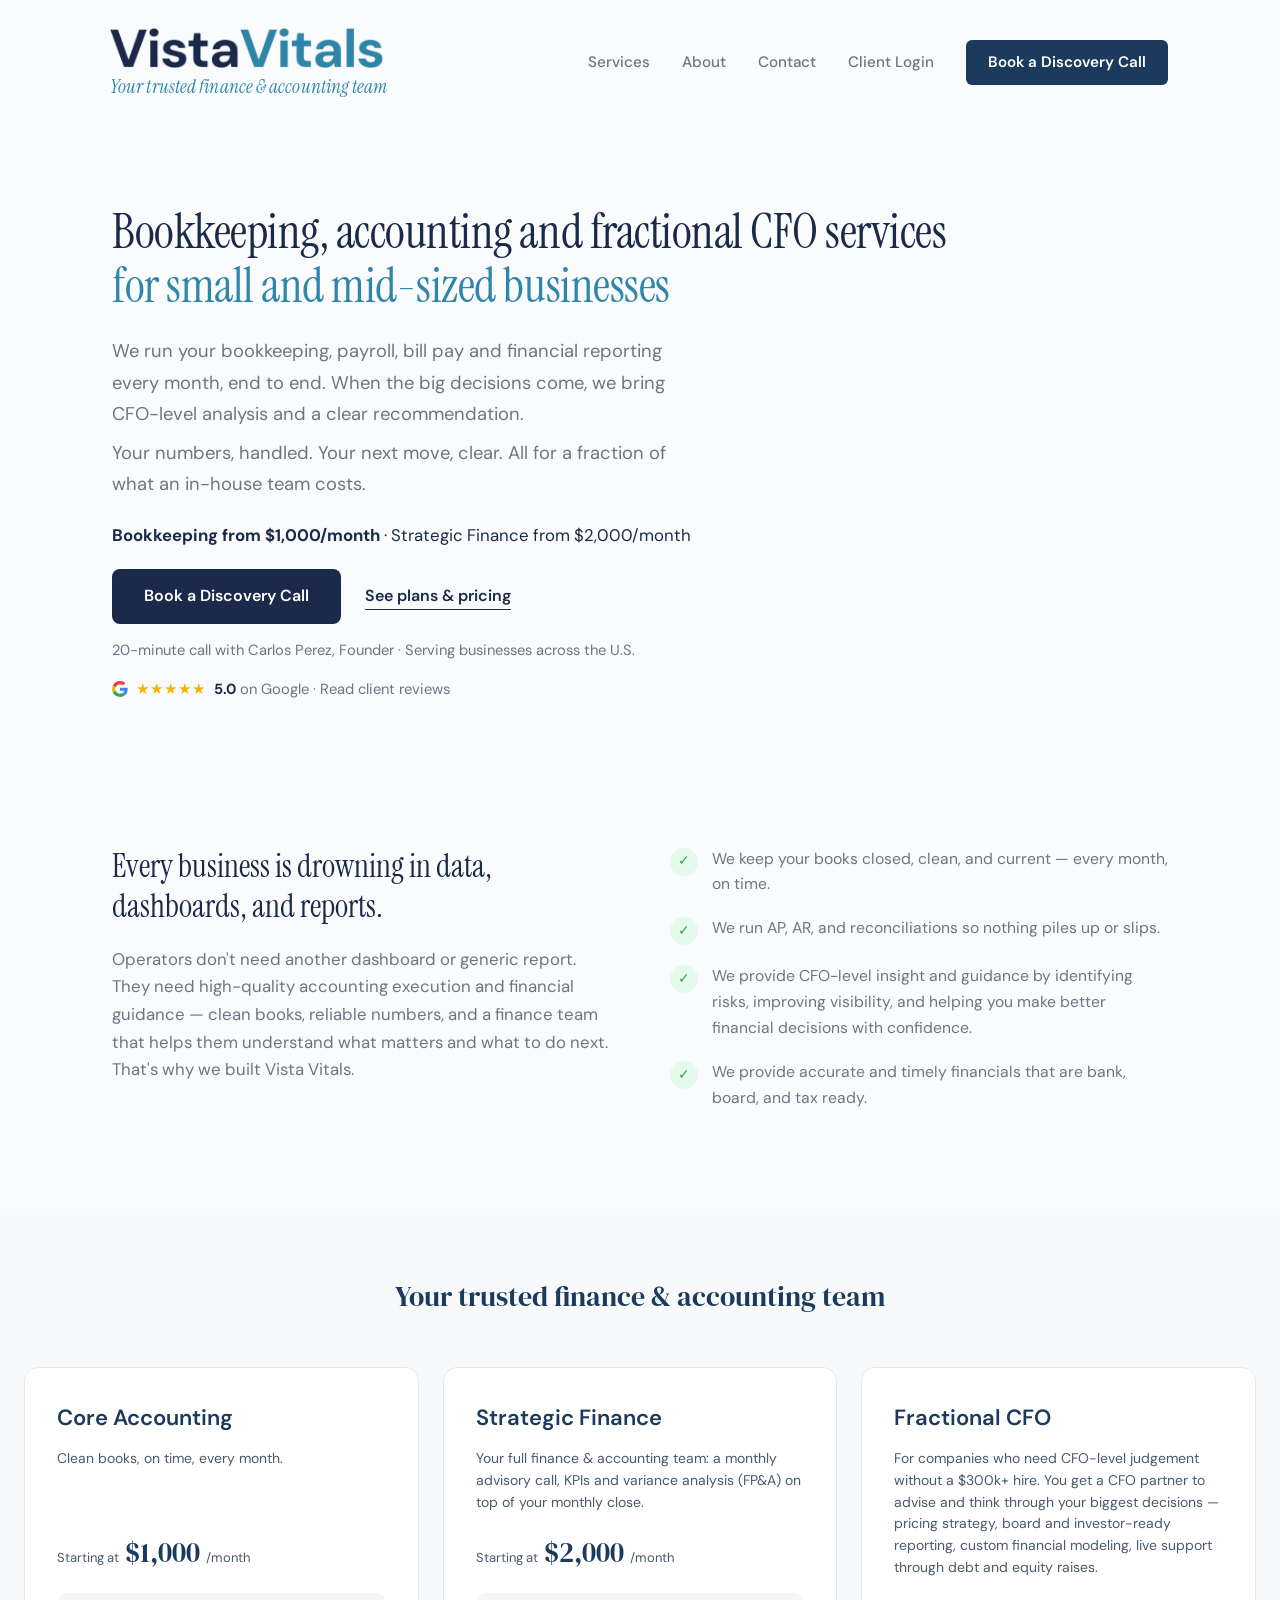
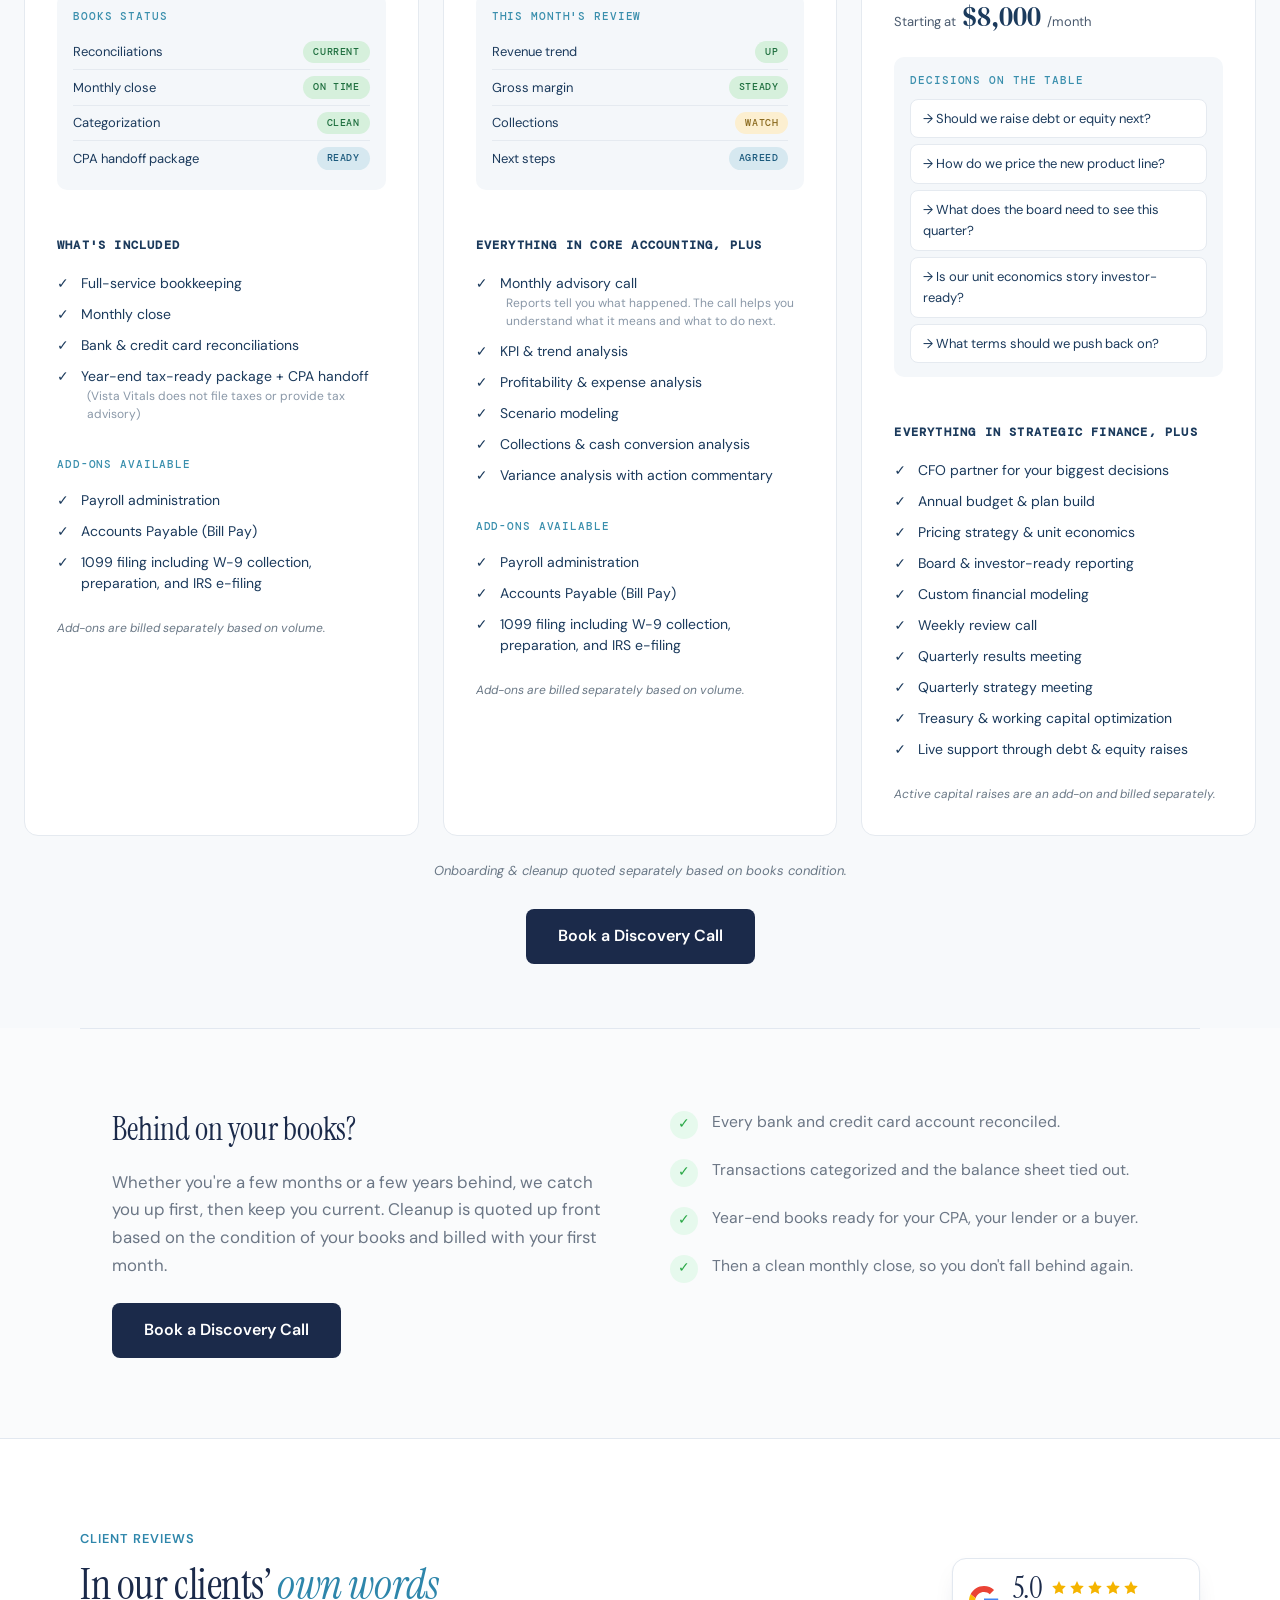
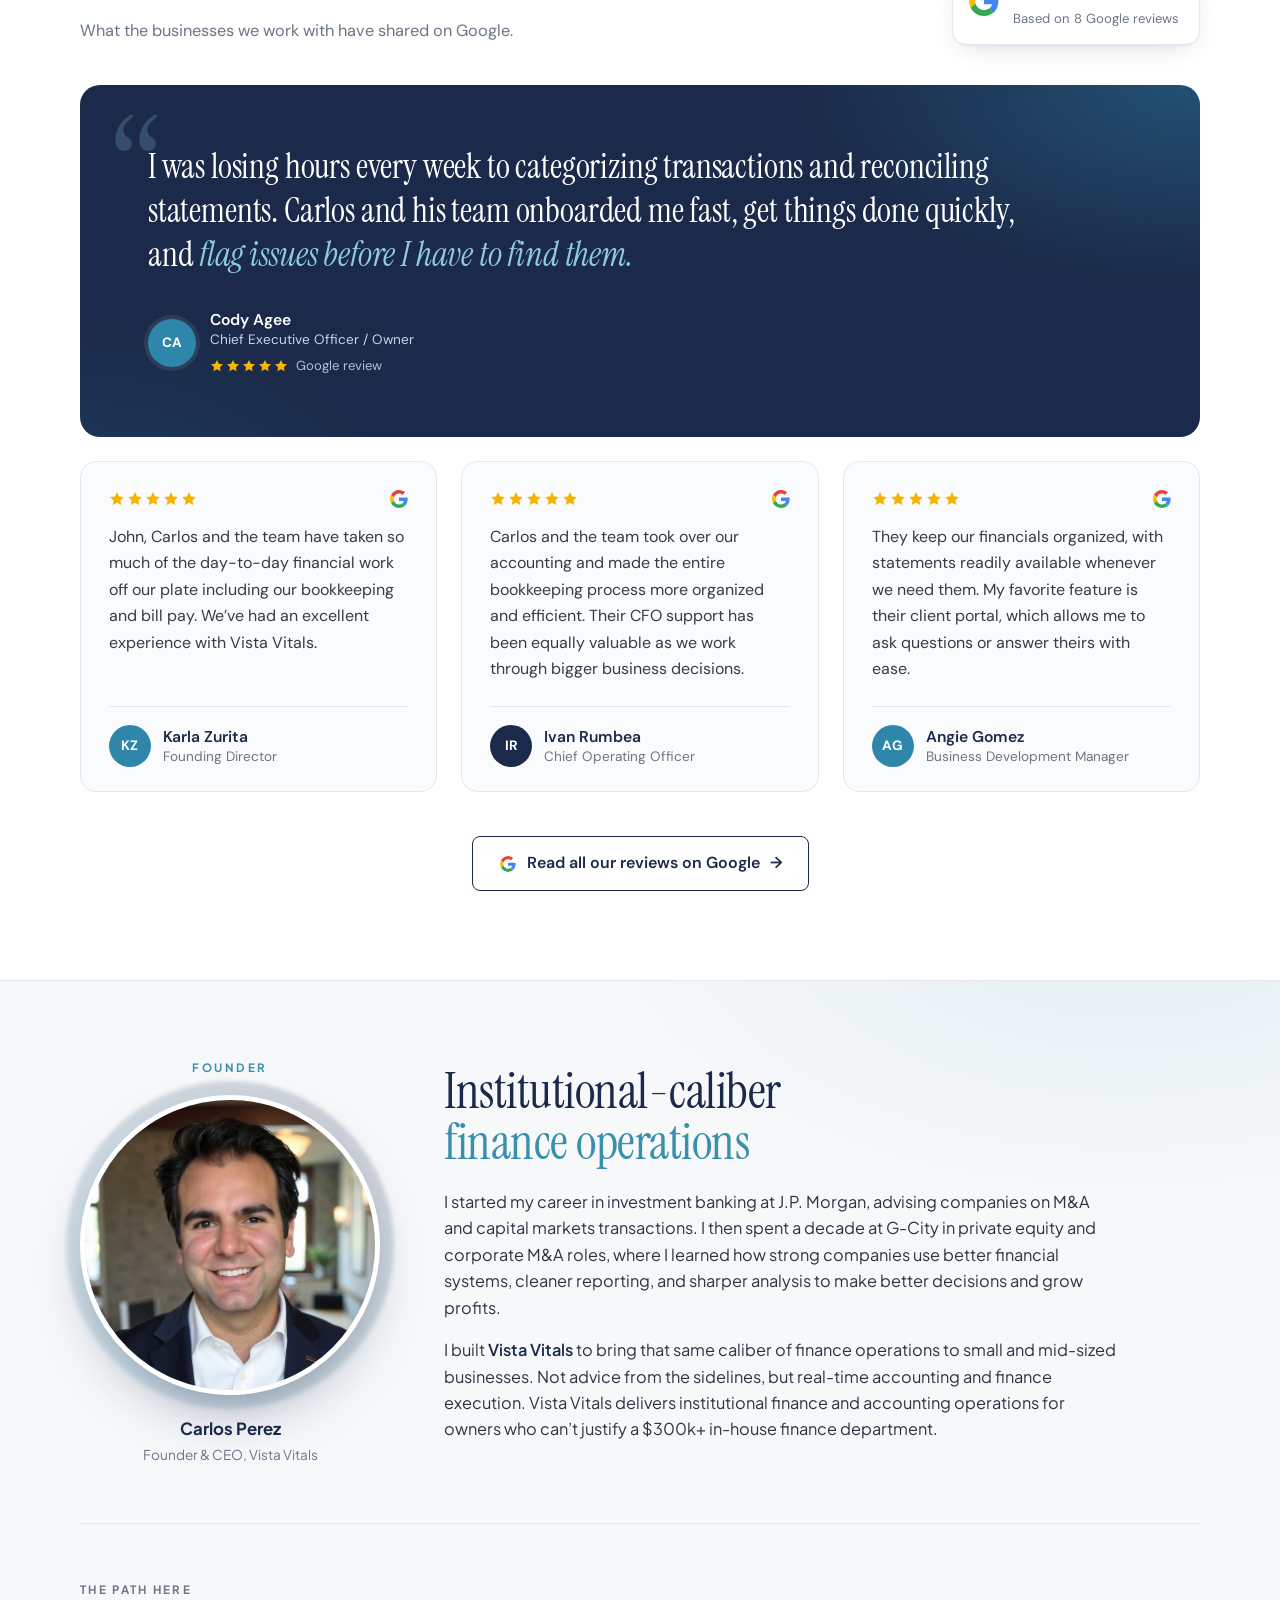
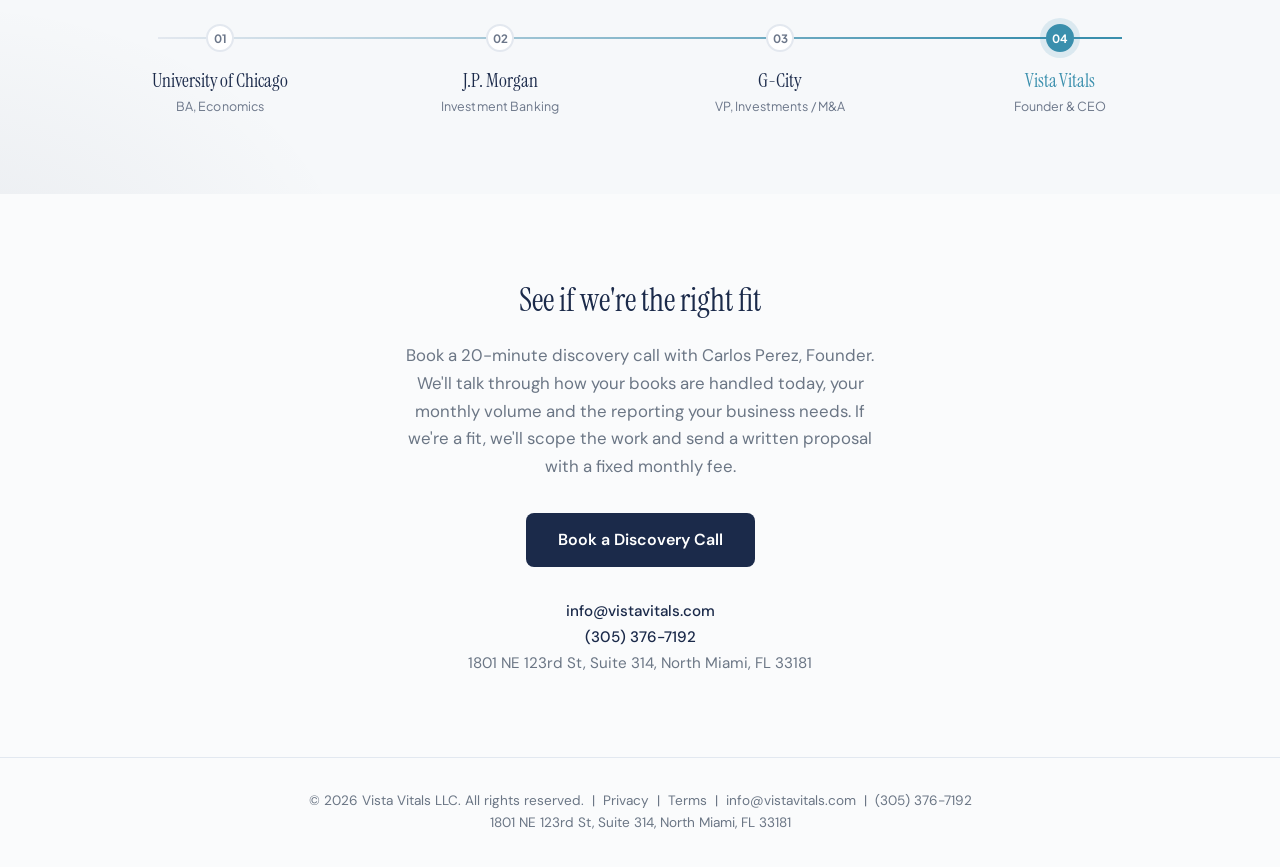
<file: index.html>
<!DOCTYPE html>
<html lang="en">
<head>
<meta charset="UTF-8">
<meta name="viewport" content="width=device-width, initial-scale=1.0">
<title>Bookkeeping, Accounting &amp; Fractional CFO | Vista Vitals</title>
<meta name="description" content="Bookkeeping, accounting and fractional CFO services for small and mid-sized businesses. We run your bookkeeping, payroll, bill pay and financial reporting every month, end to end. Plans from $1,000/month.">
<meta property="og:title" content="Your trusted finance & accounting team">
<meta property="og:description" content="We run your bookkeeping, payroll, bill pay and financial reporting every month, end to end. When the big decisions come, we bring CFO-level analysis and a clear recommendation.">
<meta property="og:type" content="website">
<meta property="og:image" content="https://vistavitals.com/vistavitals-og-v2.png">
<meta property="og:image:width" content="1200">
<meta property="og:image:height" content="630">
<meta property="og:image:alt" content="Vista Vitals: Your trusted finance &amp; accounting team">
<meta name="twitter:card" content="summary_large_image">
<meta name="twitter:title" content="Your trusted finance & accounting team">
<meta name="twitter:description" content="We run your bookkeeping, payroll, bill pay and financial reporting every month, end to end. When the big decisions come, we bring CFO-level analysis and a clear recommendation.">
<meta name="twitter:image" content="https://vistavitals.com/vistavitals-og-v2.png">
<link rel="icon" type="image/x-icon" href="/favicon.ico">
<link rel="icon" type="image/png" sizes="32x32" href="/favicon.png">
<link rel="apple-touch-icon" sizes="180x180" href="/apple-touch-icon.png">
<link rel="preconnect" href="https://fonts.googleapis.com">
<link rel="preconnect" href="https://fonts.gstatic.com" crossorigin>
<link href="https://fonts.googleapis.com/css2?family=DM+Mono:wght@400;500&family=DM+Sans:ital,opsz,wght@0,9..40,400;0,9..40,500;0,9..40,600;0,9..40,700;1,9..40,400&family=DM+Serif+Display&family=Instrument+Serif:ital@0;1&display=swap" rel="stylesheet">
<style>
  :root {
    --navy: #1B2A4A;
    --accent: #2E86AB;
    --accent-light: #E8F4F8;
    --green: #28A745;
    --yellow: #F5A623;
    --red: #DC3545;
    --bg: #FAFBFC;
    --white: #FFFFFF;
    --text: #333D47;
    --text-light: #6B7685;
    --border: #E2E8F0;
  }

  * { margin: 0; padding: 0; box-sizing: border-box; }

  body {
    font-family: 'DM Sans', sans-serif;
    color: var(--text);
    background: var(--bg);
    line-height: 1.65;
    -webkit-font-smoothing: antialiased;
  }

  /* ---- NAV ---- */
  nav {
    display: flex;
    justify-content: space-between;
    align-items: center;
    max-width: 1120px;
    margin: 0 auto;
    padding: 28px 32px;
  }
  .logo {
    display: inline-flex;
    flex-direction: column;
    align-items: flex-start;
    line-height: 1;
    text-decoration: none;
    margin-left: -2px;
  }
  .logo img {
    display: block;
    height: 40px;
    width: auto;
    max-width: 100%;
  }
  /* slogan under the logo, sized to the logo's width (18.8px at a 40px logo, 15px at 32px) */
  .logo-tag {
    display: block;
    margin-top: 10px;
    font-family: 'Instrument Serif', serif;
    font-style: italic;
    font-weight: 400;
    font-size: 18.8px;
    letter-spacing: 0.005em;
    color: var(--accent);
    white-space: nowrap;
  }
  .nav-links {
    display: flex;
    align-items: center;
  }
  nav a {
    color: var(--text-light);
    text-decoration: none;
    font-size: 0.95rem;
    font-weight: 500;
    margin-left: 32px;
    transition: color 0.2s;
  }
  nav a:hover { color: var(--navy); }
  .nav-portal-btn {
    display: inline-block;
    background: #1B3A5C;
    color: #fff !important;
    padding: 10px 22px;
    border-radius: 6px;
    font-size: 0.95rem;
    font-weight: 600;
    margin-left: 32px;
    text-decoration: none;
    transition: background 0.2s, transform 0.1s;
  }
  .nav-portal-btn:hover {
    background: #152e4a;
    color: #fff !important;
    transform: translateY(-1px);
  }
  .nav-toggle {
    display: none;
    background: none;
    border: none;
    cursor: pointer;
    padding: 4px;
  }
  .nav-toggle span {
    display: block;
    width: 24px;
    height: 2px;
    background: var(--navy);
    margin: 5px 0;
    transition: transform 0.3s, opacity 0.3s;
  }

  /* ---- HERO ---- */
  .hero {
    max-width: 1120px;
    margin: 0 auto;
    padding: 80px 32px 60px;
  }
  .hero p.hero-subhead {
    font-family: 'Instrument Serif', serif;
    font-weight: 400;
    font-size: clamp(1.5rem, 3vw, 2.1rem);
    color: var(--accent);
    line-height: 1.25;
    max-width: 800px;
    margin-bottom: 24px;
  }
  .hero h1 {
    font-family: 'Instrument Serif', serif;
    font-weight: 400;
    font-size: clamp(1.8rem, 3.5vw, 2.4rem);
    color: var(--navy);
    line-height: 1.2;
    max-width: 720px;
    margin-bottom: 12px;
  }
  .hero h1 em {
    font-style: italic;
    color: var(--accent);
  }
  .hero .firm-desc {
    font-size: clamp(1.3rem, 2.5vw, 1.8rem);
    font-weight: 600;
    color: var(--accent);
    letter-spacing: 0.02em;
    margin-bottom: 20px;
  }
  .hero p {
    font-size: 1.15rem;
    color: var(--text-light);
    max-width: 580px;
    line-height: 1.7;
    margin-bottom: 36px;
  }
  .hero p:not(:last-of-type) {
    margin-bottom: 8px;
  }
  .cta-btn {
    display: inline-block;
    background: var(--navy);
    color: var(--white);
    font-family: 'DM Sans', sans-serif;
    font-weight: 600;
    font-size: 1rem;
    padding: 14px 32px;
    border-radius: 8px;
    text-decoration: none;
    transition: background 0.25s, transform 0.15s;
  }
  .cta-btn:hover {
    background: var(--accent);
    transform: translateY(-1px);
  }

  /* ---- PROBLEM SECTION ---- */
  .problem {
    max-width: 1120px;
    margin: 0 auto;
    padding: 80px 32px;
  }
  .problem-grid {
    display: grid;
    grid-template-columns: 1fr 1fr;
    gap: 60px;
    align-items: start;
  }
  .problem h2 {
    font-family: 'Instrument Serif', serif;
    font-weight: 400;
    font-size: 2rem;
    color: var(--navy);
    line-height: 1.25;
    margin-bottom: 20px;
  }
  .problem p {
    color: var(--text-light);
    font-size: 1.05rem;
    margin-bottom: 16px;
  }
  .pain-point {
    display: flex;
    align-items: flex-start;
    gap: 14px;
    margin-bottom: 18px;
  }
  .pain-icon {
    flex-shrink: 0;
    width: 28px;
    height: 28px;
    background: #E6F9ED;
    border-radius: 50%;
    display: flex;
    align-items: center;
    justify-content: center;
    font-size: 0.85rem;
    color: var(--green);
    margin-top: 2px;
  }
  .pain-point p { margin: 0; font-size: 0.98rem; }
  .pain-point strong { color: var(--navy); }
  .cleanup { scroll-margin-top: 80px; border-top: 1px solid var(--border); }
  .cleanup .cta-btn { margin-top: 8px; }

  .section-label {
    font-size: 0.8rem;
    font-weight: 600;
    letter-spacing: 0.08em;
    text-transform: uppercase;
    color: var(--accent);
    margin-bottom: 12px;
  }


  /* ---- WHAT YOU GET ---- */
  .deliverables {
    background: var(--white);
    border-top: 1px solid var(--border);
    border-bottom: 1px solid var(--border);
    padding: 80px 32px;
  }
  .deliverables-inner {
    max-width: 1120px;
    margin: 0 auto;
  }
  .deliverables-inner > .section-label { text-align: center; }
  .deliverables-inner > h2 {
    font-family: 'Instrument Serif', serif;
    font-weight: 400;
    font-size: 2rem;
    color: var(--navy);
    text-align: center;
    margin-bottom: 48px;
  }
  .del-grid {
    display: grid;
    grid-template-columns: repeat(3, 1fr);
    gap: 24px;
  }
  .del-card {
    background: var(--bg);
    border: 1px solid var(--border);
    border-radius: 10px;
    padding: 28px 24px;
  }
  .del-card h3 {
    font-size: 1rem;
    font-weight: 600;
    color: var(--navy);
    margin-bottom: 8px;
  }
  .del-card p {
    font-size: 0.92rem;
    color: var(--text-light);
    line-height: 1.55;
  }
  .del-card .included {
    display: inline-block;
    margin-top: 10px;
    font-size: 0.78rem;
    font-weight: 600;
    text-transform: uppercase;
    letter-spacing: 0.05em;
    color: var(--green);
  }
  .addons-label {
    font-size: 0.78rem;
    font-weight: 600;
    text-transform: uppercase;
    letter-spacing: 0.12em;
    color: var(--accent);
    text-align: center;
    margin-top: 56px;
    margin-bottom: 12px;
  }
  .addons-subtitle {
    font-family: 'Instrument Serif', serif;
    font-weight: 400;
    font-size: 1.5rem;
    color: var(--navy);
    text-align: center;
    margin-bottom: 36px;
  }
  .del-card .addon-tag {
    display: inline-block;
    margin-top: 10px;
    font-size: 0.78rem;
    font-weight: 600;
    text-transform: uppercase;
    letter-spacing: 0.05em;
    color: var(--accent);
  }

  /* ---- WHO IT'S FOR ---- */
  .audience {
    max-width: 1120px;
    margin: 0 auto;
    padding: 80px 32px;
  }
  .audience > .section-label { text-align: center; }
  .audience > h2 {
    font-family: 'Instrument Serif', serif;
    font-weight: 400;
    font-size: 2rem;
    color: var(--navy);
    text-align: center;
    margin-bottom: 16px;
  }
  .audience > p.subtitle {
    text-align: center;
    color: var(--text-light);
    max-width: 540px;
    margin: 0 auto 40px;
    font-size: 1.02rem;
  }
  .audience-grid {
    display: grid;
    grid-template-columns: repeat(3, 1fr);
    gap: 24px;
  }
  .aud-card {
    text-align: center;
    padding: 28px 20px;
    border: 1px solid var(--border);
    border-radius: 10px;
    background: var(--white);
  }
  .aud-card h3 {
    font-size: 1rem;
    font-weight: 600;
    color: var(--navy);
    margin-bottom: 6px;
  }
  .aud-card p {
    font-size: 0.88rem;
    color: var(--text-light);
  }

  /* ---- TIER CARDS ---- */
  .tier-cards-section {
    max-width: 1120px;
    margin: 0 auto;
    padding: 80px 32px;
  }
  .tier-cards-section > .section-label { text-align: center; }
  .tier-cards-section > h2 {
    font-family: 'Instrument Serif', serif;
    font-weight: 400;
    font-size: 2rem;
    color: var(--navy);
    text-align: center;
    margin-bottom: 48px;
  }
  .tier-cards-grid {
    display: grid;
    grid-template-columns: 1fr 1fr;
    gap: 32px;
  }
  .tier-card {
    background: var(--white);
    border: 2px solid var(--border);
    border-radius: 14px;
    padding: 36px 32px;
    display: flex;
    flex-direction: column;
  }
  .tier-card h3 {
    font-family: 'Instrument Serif', serif;
    font-weight: 400;
    font-size: 1.6rem;
    color: var(--navy);
    margin-bottom: 16px;
  }
  .tier-card > p {
    font-size: 0.95rem;
    color: var(--text-light);
    line-height: 1.65;
    margin-bottom: 24px;
  }

  /* Mini Health Panel */
  .mini-panel {
    background: var(--bg);
    border: 1px solid var(--border);
    border-radius: 10px;
    padding: 20px;
    margin-top: auto;
  }
  .mini-panel-title {
    font-size: 0.75rem;
    font-weight: 600;
    text-transform: uppercase;
    letter-spacing: 0.06em;
    color: var(--accent);
    margin-bottom: 14px;
  }
  .mini-row {
    display: flex;
    justify-content: space-between;
    align-items: center;
    padding: 7px 0;
    border-bottom: 1px solid #F0F2F5;
    font-size: 0.82rem;
  }
  .mini-row:last-child { border-bottom: none; }
  .mini-metric {
    font-weight: 500;
    color: var(--navy);
  }
  .mini-status {
    display: inline-block;
    font-size: 0.68rem;
    font-weight: 700;
    letter-spacing: 0.04em;
    padding: 2px 8px;
    border-radius: 100px;
    text-align: center;
  }
  .mini-status.healthy { background: #E6F9ED; color: var(--green); }
  .mini-status.watch { background: #FFF6E0; color: #C88B00; }
  .mini-status.critical { background: #FEE; color: var(--red); }

  /* Mini Cash Flow Forecast */
  .mini-forecast {
    background: var(--bg);
    border: 1px solid var(--border);
    border-radius: 10px;
    padding: 20px;
    margin-top: auto;
  }
  .mini-forecast-title {
    font-size: 0.75rem;
    font-weight: 600;
    text-transform: uppercase;
    letter-spacing: 0.06em;
    color: var(--accent);
    margin-bottom: 14px;
  }
  .forecast-header {
    display: grid;
    grid-template-columns: 2fr 1fr 1fr 1fr 1fr;
    gap: 4px;
    font-size: 0.7rem;
    font-weight: 600;
    color: var(--navy);
    text-transform: uppercase;
    letter-spacing: 0.04em;
    padding-bottom: 8px;
    border-bottom: 1px solid var(--border);
    margin-bottom: 4px;
  }
  .forecast-header span:not(:first-child) { text-align: right; }
  .forecast-row {
    display: grid;
    grid-template-columns: 2fr 1fr 1fr 1fr 1fr;
    gap: 4px;
    font-size: 0.78rem;
    padding: 6px 0;
    border-bottom: 1px solid #F0F2F5;
    color: var(--text);
  }
  .forecast-row:last-child { border-bottom: none; }
  .forecast-row span:first-child {
    font-weight: 500;
    color: var(--navy);
  }
  .forecast-row span:not(:first-child) { text-align: right; }
  .forecast-row.total-row {
    font-weight: 600;
    color: var(--navy);
    border-top: 2px solid var(--border);
    border-bottom: none;
    padding-top: 8px;
  }

  /* ---- PRICING ---- */
  .pricing {
    max-width: 1120px;
    margin: 0 auto;
    padding: 80px 32px;
    text-align: center;
  }
  .pricing > .section-label { text-align: center; }

  .tiers-header {
    display: flex;
    justify-content: center;
    gap: 32px;
    margin-bottom: 36px;
    font-size: 0.95rem;
    color: var(--text);
    flex-wrap: wrap;
  }
  .tiers-header span { white-space: nowrap; }

  .tiers-table-wrapper {
    overflow-x: auto;
    -webkit-overflow-scrolling: touch;
  }
  .tiers-table {
    width: 100%;
    border-collapse: collapse;
    text-align: left;
    font-size: 0.92rem;
    background: var(--white);
    border: 1px solid var(--border);
    border-radius: 10px;
    overflow: hidden;
  }
  .tiers-table thead th {
    background: var(--navy);
    color: var(--white);
    padding: 18px 16px;
    font-weight: 600;
    font-size: 0.92rem;
    text-align: center;
    vertical-align: bottom;
    line-height: 1.4;
  }
  .tiers-table thead th span {
    display: block;
    font-weight: 400;
    font-size: 0.8rem;
    opacity: 0.85;
    margin-top: 2px;
  }
  .tiers-table thead th.service-col {
    text-align: left;
    width: 50%;
  }
  .tiers-table thead th.tier-col {
    width: 25%;
  }
  .tiers-table tbody td {
    padding: 12px 16px;
    border-bottom: 1px solid var(--border);
    color: var(--text);
    vertical-align: middle;
  }
  .tiers-table tbody tr:last-child td {
    border-bottom: none;
  }
  .tiers-table tbody td.check {
    text-align: center;
    color: var(--green);
    font-size: 1.1rem;
    font-weight: 600;
  }
  .tiers-table tbody td.dash {
    text-align: center;
    color: var(--text-light);
    font-size: 1rem;
  }
  .tiers-table tbody td.addon {
    text-align: center;
    color: var(--navy);
    font-size: 0.82rem;
    font-weight: 600;
    font-style: italic;
  }
  .tiers-table .category-row td {
    font-weight: 700;
    font-size: 0.82rem;
    text-transform: uppercase;
    letter-spacing: 0.06em;
    color: var(--navy);
    background: var(--accent-light);
    padding: 10px 16px;
  }
  .tiers-footer {
    font-size: 0.9rem;
    color: var(--text-light);
    font-style: italic;
    margin-top: 20px;
  }

  .pricing-box {
    background: var(--white);
    border: 2px solid var(--border);
    border-radius: 14px;
    padding: 48px 40px;
    max-width: 480px;
    margin: 0 auto;
  }
  .pricing-box .starts-at {
    font-size: 0.9rem;
    color: var(--text-light);
    font-weight: 500;
    margin-bottom: 8px;
  }
  .pricing-box .price {
    font-family: 'Instrument Serif', serif;
    font-size: 3.2rem;
    font-weight: 400;
    color: var(--navy);
    line-height: 1.1;
    margin-bottom: 4px;
  }
  .pricing-box .period {
    font-size: 0.95rem;
    color: var(--text-light);
    margin-bottom: 20px;
  }
  .pricing-box .pricing-note {
    font-size: 0.92rem;
    color: var(--text-light);
    line-height: 1.6;
    max-width: 340px;
    margin: 0 auto;
  }


  /* ---- CTA ---- */
  .final-cta {
    max-width: 1120px;
    margin: 0 auto;
    padding: 80px 32px;
    text-align: center;
    scroll-margin-top: 80px;
  }
  .final-cta h2 {
    font-family: 'Instrument Serif', serif;
    font-weight: 400;
    font-size: 2rem;
    color: var(--navy);
    margin-bottom: 16px;
  }
  .final-cta p {
    color: var(--text-light);
    font-size: 1.05rem;
    max-width: 480px;
    margin: 0 auto 32px;
  }

  .contact-details {
    margin-top: 32px;
    font-style: normal;
    color: var(--text-light);
    font-size: 0.95rem;
    line-height: 1.7;
  }
  .contact-details a { color: var(--navy); text-decoration: none; font-weight: 500; }
  .contact-details a:hover { color: var(--accent); }
  footer a { color: inherit; text-decoration: none; }
  footer a:hover { color: var(--accent); }

  /* ---- FOOTER ---- */
  footer {
    border-top: 1px solid var(--border);
    padding: 32px;
    text-align: center;
    font-size: 0.85rem;
    color: var(--text-light);
  }

  /* ---- RESPONSIVE ---- */
  @media (max-width: 768px) {
    nav { padding: 20px 20px; }
    .logo img { height: 32px; }
    .logo-tag { font-size: 15px; margin-top: 8px; }
    .nav-toggle { display: block; }
    .nav-links {
      display: none;
      position: absolute;
      top: 92px;
      left: 0;
      right: 0;
      background: var(--white);
      flex-direction: column;
      padding: 16px 20px;
      border-bottom: 1px solid var(--border);
      box-shadow: 0 4px 12px rgba(0,0,0,0.08);
      z-index: 100;
    }
    .nav-links.active { display: flex; }
    .nav-links a { margin-left: 0; padding: 10px 0; }
    .nav-portal-btn { margin-left: 0; margin-top: 8px; text-align: center; }
    .hero { padding: 48px 20px 40px; }
    .problem { padding: 48px 20px; }
    .problem-grid, .del-grid, .audience-grid, .tier-cards-grid {
      grid-template-columns: 1fr;
    }
    .deliverables { padding: 48px 20px; }
    .audience { padding: 48px 20px; }
    .pricing { padding: 48px 20px; }
    .pricing-box { padding: 32px 24px; }
    .tiers-header { gap: 16px; font-size: 0.85rem; }
    .tiers-table { font-size: 0.82rem; }
    .tiers-table thead th { padding: 12px 8px; font-size: 0.82rem; }
    .tiers-table thead th span { font-size: 0.72rem; }
    .tiers-table tbody td { padding: 10px 8px; }
    .tiers-table thead th.service-col { width: 45%; }
    .tiers-table thead th.tier-col { width: 27%; }
    .tier-cards-section { padding: 48px 20px; }
    .forecast-header, .forecast-row { font-size: 0.7rem; }
    .service-sample-grid { grid-template-columns: 1fr !important; }
    .mini-row { font-size: 0.78rem; }
    .final-cta { padding: 48px 20px; }
  }

  /* ---- BOOKING CTAs (paid landing) ---- */
  .hero h1.hero-h1 {
    font-family: 'Instrument Serif', serif;
    font-weight: 400;
    font-size: clamp(2rem, 4vw, 3rem);
    color: var(--navy);
    line-height: 1.12;
    letter-spacing: -0.01em;
    max-width: 880px;
    margin-bottom: 24px;
  }
  .hero h1.hero-h1 .h1-accent { color: var(--accent); }
  .hero p.hero-price { font-size: 1.05rem; color: var(--navy); margin: 20px 0 20px; }
  .hero p.hero-price strong { font-weight: 700; }
  .hero-cta { display: flex; flex-wrap: wrap; align-items: center; gap: 12px 24px; margin-bottom: 14px; }
  .hero-link { color: var(--navy); font-weight: 600; text-decoration: none; border-bottom: 1px solid currentColor; }
  .hero-link:hover { color: var(--accent); }
  .hero p.hero-micro { font-size: 0.92rem; color: var(--text-light); margin: 0; }
  .nav-client-link { margin-left: 32px; }
  .hero-rating { display: inline-flex; align-items: center; gap: 8px; margin-top: 14px; font-size: 0.92rem; color: var(--text-light); text-decoration: none; }
  .hero-rating strong { color: var(--navy); font-weight: 700; }
  .hero-rating:hover span:last-child { color: var(--navy); text-decoration: underline; text-underline-offset: 3px; }
  .hero-rating__g { width: 16px; height: 16px; }
  .hero-rating__stars { color: #F5B400; letter-spacing: 1px; font-size: 0.95rem; }
  .vv-pricing-cta { text-align: center; margin-top: 28px; }
  div.vv-widget__btn { cursor: default; }
  .sticky-book { display: none; }
  @media (max-width: 768px) {
    .nav-client-link { margin-left: 0; }
    .hero-cta .cta-btn { width: 100%; text-align: center; }
    .sticky-book {
      position: fixed; left: 0; right: 0; bottom: 0; z-index: 200;
      padding: 10px 16px calc(10px + env(safe-area-inset-bottom));
      background: var(--white); border-top: 1px solid var(--border);
      box-shadow: 0 -4px 12px rgba(0,0,0,0.08);
      transform: translateY(110%); transition: transform 0.25s;
    }
    .sticky-book.show { transform: translateY(0); }
    .sticky-book .cta-btn { display: block; text-align: center; padding: 13px 16px; }
    .sticky-book { display: block; }
    body { padding-bottom: 76px; }
  }
</style>
<!-- Google Ads tag + Calendly booking conversion -->
<script>
  var VV_ADS_ID = 'AW-18480672822';            // Google Ads conversion ID
  var VV_ADS_LABEL = '9dXiCK-guZIdELbgouxE';   // "Book appointment" conversion label
</script>
<script async src="https://www.googletagmanager.com/gtag/js?id=AW-18480672822"></script>
<script>
  window.dataLayer = window.dataLayer || [];
  function gtag(){dataLayer.push(arguments);}
  gtag('js', new Date());
  gtag('config', VV_ADS_ID);
  // Calendly posts this message when a booking is completed in the popup
  var vvBooked = false;
  window.addEventListener('message', function(e) {
    if (vvBooked || e.origin !== 'https://calendly.com') return;
    if (e.data && e.data.event === 'calendly.event_scheduled') {
      vvBooked = true;
      var inv = (e.data.payload && e.data.payload.invitee && e.data.payload.invitee.uri) || '';
      var params = {'send_to': VV_ADS_ID + '/' + VV_ADS_LABEL};  // value is set in Google Ads
      if (inv) params.transaction_id = inv.split('/').pop();      // Calendly invitee id, for dedup/adjustments
      gtag('event', 'conversion', params);
    }
  });
</script>
<script>
  // Booking buttons: open the Calendly popup on this page (so the conversion is tracked) and
  // pass the Google Ads click id + keyword into Calendly so each booking can be matched to its ad.
  var VV_CAL_URL = 'https://calendly.com/carlos-vistavitals/new-meeting';
  var vvAttr = (function () {
    var a = {};
    try {
      var p = new URLSearchParams(location.search), f = {};
      ['gclid', 'gbraid', 'wbraid', 'utm_source', 'utm_medium', 'utm_campaign', 'utm_term'].forEach(function (k) { if (p.get(k)) f[k] = p.get(k); });
      if (f.gclid || f.gbraid || f.wbraid || f.utm_source) { f.ts = Date.now(); localStorage.setItem('vv_attr', JSON.stringify(f)); a = f; }
      else { a = JSON.parse(localStorage.getItem('vv_attr') || '{}'); if (!a.ts || Date.now() - a.ts > 90 * 864e5) a = {}; }
    } catch (err) { a = {}; }
    return a;
  })();
  function vvUtm() {
    var id = vvAttr.gclid || vvAttr.gbraid || vvAttr.wbraid || '', u = {};
    var src = vvAttr.utm_source || (id ? 'google' : ''), med = vvAttr.utm_medium || (id ? 'cpc' : '');
    if (src) u.utmSource = src;
    if (med) u.utmMedium = med;
    if (vvAttr.utm_campaign) u.utmCampaign = vvAttr.utm_campaign;
    if (vvAttr.utm_term) u.utmTerm = vvAttr.utm_term;
    if (id) u.utmContent = id;
    return u;
  }
  function vvCalHref() {
    var u = vvUtm(), q = [];
    [['utm_source', 'utmSource'], ['utm_medium', 'utmMedium'], ['utm_campaign', 'utmCampaign'], ['utm_term', 'utmTerm'], ['utm_content', 'utmContent']].forEach(function (k) {
      if (u[k[1]]) q.push(k[0] + '=' + encodeURIComponent(u[k[1]]));
    });
    return VV_CAL_URL + (q.length ? '?' + q.join('&') : '');
  }
  function vvBook(e) {
    if (e) e.preventDefault();
    var open = function () { Calendly.initPopupWidget({url: VV_CAL_URL, utm: vvUtm()}); };
    if (window.Calendly) { open(); return false; }
    // Calendly's script loads async: wait up to 3s, then fall back to a new tab (with the same tracking)
    var t = 0, iv = setInterval(function () {
      t += 100;
      if (window.Calendly) { clearInterval(iv); open(); }
      else if (t >= 3000) { clearInterval(iv); window.open(vvCalHref(), '_blank', 'noopener'); }
    }, 100);
    return false;
  }
  document.addEventListener('DOMContentLoaded', function () {
    var h = vvCalHref();
    document.querySelectorAll('a.vv-book').forEach(function (a) { a.href = h; });
  });
</script>
<link href="https://assets.calendly.com/assets/external/widget.css" rel="stylesheet">
<script src="https://assets.calendly.com/assets/external/widget.js" async></script>
</head>
<body>

<!-- NAV -->
<nav>
  <a href="/" class="logo" aria-label="Vista Vitals home">
    <img src="/vistavitals-logo.png" alt="Vista Vitals" width="271" height="40">
    <span class="logo-tag">Your trusted finance &amp; accounting team</span>
  </a>
  <button class="nav-toggle" aria-label="Toggle navigation">
    <span></span>
    <span></span>
    <span></span>
  </button>
  <div class="nav-links">
    <a href="#tiers">Services</a>
    <a href="#about">About</a>
    <a href="#contact">Contact</a>
    <a href="https://clients.vistavitals.com" target="_blank" rel="noopener noreferrer" class="nav-client-link">Client Login</a>
    <a href="https://calendly.com/carlos-vistavitals/new-meeting" class="nav-portal-btn vv-book" onclick="return vvBook(event)">Book a Discovery Call</a>
  </div>
</nav>

<!-- HERO -->
<section class="hero">
  <h1 class="hero-h1">Bookkeeping, accounting and fractional CFO services <span class="h1-accent">for small and mid-sized businesses</span></h1>
  <p>We run your bookkeeping, payroll, bill pay and financial reporting every month, end to end. When the big decisions come, we bring CFO-level analysis and a clear recommendation.</p>
  <p>Your numbers, handled. Your next move, clear. All for a fraction of what an in-house team costs.</p>
  <p class="hero-price"><strong>Bookkeeping from $1,000/month</strong> &middot; Strategic Finance from $2,000/month</p>
  <div class="hero-cta" id="hero-cta">
    <a href="https://calendly.com/carlos-vistavitals/new-meeting" class="cta-btn vv-book" onclick="return vvBook(event)">Book a Discovery Call</a>
    <a href="#tiers" class="hero-link">See plans &amp; pricing</a>
  </div>
  <p class="hero-micro">20-minute call with Carlos Perez, Founder &middot; Serving businesses across the U.S.</p>
  <a class="hero-rating" href="#reviews"><svg class="hero-rating__g" aria-hidden="true"><use href="#vv-g"/></svg><span class="hero-rating__stars" aria-hidden="true">&#9733;&#9733;&#9733;&#9733;&#9733;</span><span><strong>5.0</strong> on Google &middot; Read client reviews</span></a>
</section>

<!-- PROBLEM -->
<section class="problem">
  <div class="problem-grid">
    <div>
      <h2>Every business is drowning in data, dashboards, and reports.</h2>
      <p>Operators don't need another dashboard or generic report. They need high-quality accounting execution and financial guidance — clean books, reliable numbers, and a finance team that helps them understand what matters and what to do next. That's why we built Vista Vitals.</p>
    </div>
    <div>
      <div class="pain-point">
        <div class="pain-icon">&#10003;</div>
        <p>We keep your books closed, clean, and current — every month, on time.</p>
      </div>
      <div class="pain-point">
        <div class="pain-icon">&#10003;</div>
        <p>We run AP, AR, and reconciliations so nothing piles up or slips.</p>
      </div>
      <div class="pain-point">
        <div class="pain-icon">&#10003;</div>
        <p>We provide CFO-level insight and guidance by identifying risks, improving visibility, and helping you make better financial decisions with confidence.</p>
      </div>
      <div class="pain-point">
        <div class="pain-icon">&#10003;</div>
        <p>We provide accurate and timely financials that are bank, board, and tax ready.</p>
      </div>
    </div>
  </div>
</section>

<!-- TIER CARDS -->
<section class="vv-pricing" id="tiers">
<style>
  .vv-pricing {
    font-family: 'DM Sans', system-ui, -apple-system, sans-serif;
    color: #1B3A5C;
    padding: 64px 24px;
    background: #F7F9FB;
  }
  .vv-pricing * { box-sizing: border-box; }

  .vv-pricing__heading {
    text-align: center;
    font-family: 'DM Serif Display', Georgia, serif;
    font-size: 28px;
    font-weight: 400;
    color: #1B3A5C;
    margin: 0 auto 32px;
  }

  .vv-pricing__grid {
    display: grid;
    grid-template-columns: repeat(3, 1fr);
    gap: 24px;
    max-width: 1240px;
    margin: 0 auto;
    padding-top: 16px;
  }
  @media (max-width: 980px) {
    .vv-pricing__grid { grid-template-columns: 1fr; }
  }

  .vv-card {
    background: #FFFFFF;
    border: 1px solid #E5EAF0;
    border-radius: 14px;
    padding: 32px;
    display: flex;
    flex-direction: column;
    position: relative;
  }

  .vv-card__title {
    font-size: 22px;
    font-weight: 600;
    margin: 0 0 12px 0;
    color: #1B3A5C;
  }
  .vv-card__desc {
    font-size: 14px;
    line-height: 1.55;
    color: #4A5A6E;
    margin: 0 0 24px 0;
    min-height: 66px;
  }

  .vv-price {
    display: flex;
    align-items: baseline;
    gap: 6px;
    margin-bottom: 24px;
  }
  .vv-price__prefix { font-size: 13px; color: #4A5A6E; }
  .vv-price__amount {
    font-family: 'DM Serif Display', Georgia, serif;
    font-size: 28px;
    font-weight: 400;
    color: #1B3A5C;
    line-height: 1;
  }
  .vv-price__suffix { font-size: 13px; color: #4A5A6E; }

  .vv-widget {
    background: #F4F7FA;
    border-radius: 10px;
    padding: 14px 16px;
    margin-bottom: 28px;
  }
  .vv-widget__label {
    font-family: 'DM Mono', monospace;
    font-size: 11px;
    letter-spacing: 0.08em;
    color: #3A8FAD;
    font-weight: 500;
    margin-bottom: 10px;
    text-transform: uppercase;
  }
  .vv-widget__row {
    display: flex;
    justify-content: space-between;
    align-items: center;
    font-size: 13px;
    padding: 6px 0;
    border-bottom: 1px solid #E5EAF0;
    color: #1B3A5C;
  }
  .vv-widget__row:last-child { border-bottom: none; }
  .vv-widget__pill {
    font-family: 'DM Mono', monospace;
    font-size: 10px;
    font-weight: 500;
    letter-spacing: 0.06em;
    padding: 3px 10px;
    border-radius: 999px;
  }
  .vv-pill--healthy { background: #D6F0DC; color: #1F6F3F; }
  .vv-pill--watch   { background: #FCEFD0; color: #8A6A1F; }
  .vv-pill--risk    { background: #F7D6D6; color: #8A2A2A; }
  .vv-pill--ready   { background: #D6E8F0; color: #1B5A7D; }

  .vv-widget__btn {
    display: block;
    width: 100%;
    text-align: left;
    background: #FFFFFF;
    border: 1px solid #E5EAF0;
    border-radius: 8px;
    padding: 8px 12px;
    font-size: 13px;
    color: #1B3A5C;
    margin-bottom: 6px;
    font-family: inherit;
    cursor: pointer;
  }
  .vv-widget__btn:last-child { margin-bottom: 0; }

  .vv-section-label {
    font-family: 'DM Mono', monospace;
    font-size: 11px;
    letter-spacing: 0.08em;
    color: #3A8FAD;
    font-weight: 500;
    margin: 18px 0 12px 0;
    text-transform: uppercase;
  }
  .vv-section-label:first-of-type { margin-top: 0; }
  .vv-section-label--feature {
    color: #1B3A5C;
    font-size: 12px;
    font-weight: 700;
    letter-spacing: 0.1em;
  }

  .vv-list {
    list-style: none;
    padding: 0;
    margin: 0 0 8px 0;
  }
  .vv-list li {
    font-size: 14px;
    line-height: 1.5;
    color: #1B3A5C;
    padding: 5px 0 5px 24px;
    position: relative;
  }
  .vv-list li::before {
    content: "\2713";
    position: absolute;
    left: 0;
    top: 5px;
    color: #1B3A5C;
    font-weight: 600;
  }
  .vv-list li .vv-list__note {
    display: inline-block;
    margin-left: 6px;
    color: #8A98A8;
    font-size: 12px;
  }

  .vv-addon-note {
    font-size: 12px;
    font-style: italic;
    color: #6A7886;
    margin-top: 12px;
    line-height: 1.5;
  }

  .vv-footnote {
    max-width: 1240px;
    margin: 24px auto 0;
    text-align: center;
    font-size: 13px;
    font-style: italic;
    color: #6A7886;
  }
</style>

  <p class="vv-pricing__heading">Your trusted finance & accounting team</p>
  <div class="vv-pricing__grid">

    <!-- TIER 1: CORE ACCOUNTING -->
    <div class="vv-card">
      <h3 class="vv-card__title">Core Accounting</h3>
      <p class="vv-card__desc">Clean books, on time, every month.</p>

      <div class="vv-price">
        <span class="vv-price__prefix">Starting at</span>
        <span class="vv-price__amount">$1,000</span>
        <span class="vv-price__suffix">/month</span>
      </div>

      <div class="vv-widget">
        <div class="vv-widget__label">Books Status</div>
        <div class="vv-widget__row"><span>Reconciliations</span><span class="vv-widget__pill vv-pill--healthy">CURRENT</span></div>
        <div class="vv-widget__row"><span>Monthly close</span><span class="vv-widget__pill vv-pill--healthy">ON TIME</span></div>
        <div class="vv-widget__row"><span>Categorization</span><span class="vv-widget__pill vv-pill--healthy">CLEAN</span></div>
        <div class="vv-widget__row"><span>CPA handoff package</span><span class="vv-widget__pill vv-pill--ready">READY</span></div>
      </div>

      <div class="vv-section-label vv-section-label--feature">What's included</div>
      <ul class="vv-list">
        <li>Full-service bookkeeping</li>
        <li>Monthly close</li>
        <li>Bank &amp; credit card reconciliations</li>
        <li>Year-end tax-ready package + CPA handoff <span class="vv-list__note">(Vista Vitals does not file taxes or provide tax advisory)</span></li>
      </ul>

      <div class="vv-section-label">Add-ons available</div>
      <ul class="vv-list">
        <li>Payroll administration</li>
        <li>Accounts Payable (Bill Pay)</li>
        <li>1099 filing including W-9 collection, preparation, and IRS e-filing</li>
      </ul>
      <p class="vv-addon-note">Add-ons are billed separately based on volume.</p>
    </div>

    <!-- TIER 2: STRATEGIC FINANCE -->
    <div class="vv-card">
      <h3 class="vv-card__title">Strategic Finance</h3>
      <p class="vv-card__desc">Your full finance &amp; accounting team: a monthly advisory call, KPIs and variance analysis (FP&amp;A) on top of your monthly close.</p>

      <div class="vv-price">
        <span class="vv-price__prefix">Starting at</span>
        <span class="vv-price__amount">$2,000</span>
        <span class="vv-price__suffix">/month</span>
      </div>

      <div class="vv-widget">
        <div class="vv-widget__label">This Month's Review</div>
        <div class="vv-widget__row"><span>Revenue trend</span><span class="vv-widget__pill vv-pill--healthy">UP</span></div>
        <div class="vv-widget__row"><span>Gross margin</span><span class="vv-widget__pill vv-pill--healthy">STEADY</span></div>
        <div class="vv-widget__row"><span>Collections</span><span class="vv-widget__pill vv-pill--watch">WATCH</span></div>
        <div class="vv-widget__row"><span>Next steps</span><span class="vv-widget__pill vv-pill--ready">AGREED</span></div>
      </div>

      <div class="vv-section-label vv-section-label--feature">Everything in Core Accounting, plus</div>
      <ul class="vv-list">
        <li>Monthly advisory call <span class="vv-list__note">Reports tell you what happened. The call helps you understand what it means and what to do next.</span></li>
        <li>KPI &amp; trend analysis</li>
        <li>Profitability &amp; expense analysis</li>
        <li>Scenario modeling</li>
        <li>Collections &amp; cash conversion analysis</li>
        <li>Variance analysis with action commentary</li>
      </ul>

      <div class="vv-section-label">Add-ons available</div>
      <ul class="vv-list">
        <li>Payroll administration</li>
        <li>Accounts Payable (Bill Pay)</li>
        <li>1099 filing including W-9 collection, preparation, and IRS e-filing</li>
      </ul>
      <p class="vv-addon-note">Add-ons are billed separately based on volume.</p>
    </div>

    <!-- TIER 3: FRACTIONAL CFO -->
    <div class="vv-card">
      <h3 class="vv-card__title">Fractional CFO</h3>
      <p class="vv-card__desc">For companies who need CFO-level judgement without a $300k+ hire. You get a CFO partner to advise and think through your biggest decisions — pricing strategy, board and investor-ready reporting, custom financial modeling, live support through debt and equity raises.</p>

      <div class="vv-price">
        <span class="vv-price__prefix">Starting at</span>
        <span class="vv-price__amount">$8,000</span>
        <span class="vv-price__suffix">/month</span>
      </div>

      <div class="vv-widget">
        <div class="vv-widget__label">Decisions on the table</div>
        <div class="vv-widget__btn">→ Should we raise debt or equity next?</div>
        <div class="vv-widget__btn">→ How do we price the new product line?</div>
        <div class="vv-widget__btn">→ What does the board need to see this quarter?</div>
        <div class="vv-widget__btn">→ Is our unit economics story investor-ready?</div>
        <div class="vv-widget__btn">→ What terms should we push back on?</div>
      </div>

      <div class="vv-section-label vv-section-label--feature">Everything in Strategic Finance, plus</div>
      <ul class="vv-list">
        <li>CFO partner for your biggest decisions</li>
        <li>Annual budget &amp; plan build</li>
        <li>Pricing strategy &amp; unit economics</li>
        <li>Board &amp; investor-ready reporting</li>
        <li>Custom financial modeling</li>
        <li>Weekly review call</li>
        <li>Quarterly results meeting</li>
        <li>Quarterly strategy meeting</li>
        <li>Treasury &amp; working capital optimization</li>
        <li>Live support through debt &amp; equity raises</li>
      </ul>
      <p class="vv-addon-note">Active capital raises are an add-on and billed separately.</p>
    </div>

  </div>

  <p class="vv-footnote">Onboarding &amp; cleanup quoted separately based on books condition.</p>
  <div class="vv-pricing-cta"><a href="https://calendly.com/carlos-vistavitals/new-meeting" class="cta-btn vv-book" onclick="return vvBook(event)">Book a Discovery Call</a></div>
</section>

<!-- CLEANUP & CATCH-UP -->
<section class="problem cleanup" id="cleanup">
  <div class="problem-grid">
    <div>
      <h2>Behind on your books?</h2>
      <p>Whether you're a few months or a few years behind, we catch you up first, then keep you current. Cleanup is quoted up front based on the condition of your books and billed with your first month.</p>
      <a href="https://calendly.com/carlos-vistavitals/new-meeting" class="cta-btn vv-book" onclick="return vvBook(event)">Book a Discovery Call</a>
    </div>
    <div>
      <div class="pain-point">
        <div class="pain-icon">&#10003;</div>
        <p>Every bank and credit card account reconciled.</p>
      </div>
      <div class="pain-point">
        <div class="pain-icon">&#10003;</div>
        <p>Transactions categorized and the balance sheet tied out.</p>
      </div>
      <div class="pain-point">
        <div class="pain-icon">&#10003;</div>
        <p>Year-end books ready for your CPA, your lender or a buyer.</p>
      </div>
      <div class="pain-point">
        <div class="pain-icon">&#10003;</div>
        <p>Then a clean monthly close, so you don't fall behind again.</p>
      </div>
    </div>
  </div>
</section>

<!-- CLIENT REVIEWS (quotes are verbatim excerpts from Google reviews) -->
<section class="vv-reviews" id="reviews">
  <style>
    .vv-reviews{
      --rv-navy:#1B2A4A; --rv-teal:#2E86AB; --rv-teal-soft:#8FCBE0; --rv-ink:#333D47; --rv-muted:#6B7685;
      --rv-line:#E2E8F0; --rv-star:#F5B400;
      background:#fff; border-top:1px solid var(--rv-line); border-bottom:1px solid var(--rv-line);
      padding:clamp(3.5rem,7vw,6rem) clamp(1.25rem,4vw,2rem);
      scroll-margin-top:80px;
    }
    .vv-reviews *{box-sizing:border-box;}
    .vv-rv-wrap{max-width:1120px;margin:0 auto;}

    /* header: title left, Google rating badge right */
    .vv-rv-head{display:flex;justify-content:space-between;align-items:flex-end;gap:1.75rem 2.5rem;flex-wrap:wrap;margin-bottom:2.5rem;}
    .vv-rv-kicker{font-size:.8rem;font-weight:600;letter-spacing:.08em;text-transform:uppercase;color:var(--rv-teal);margin:0 0 12px;}
    .vv-rv-h{font-family:'Instrument Serif',serif;font-weight:400;color:var(--rv-navy);
      font-size:clamp(2rem,4vw,2.7rem);line-height:1.08;letter-spacing:-.01em;margin:0 0 .6rem;}
    .vv-rv-h em{font-style:italic;color:var(--rv-teal);}
    .vv-rv-sub{color:var(--rv-muted);font-size:1.02rem;margin:0;max-width:34rem;}

    .vv-rv-badge{display:inline-flex;align-items:center;gap:14px;padding:14px 20px 14px 16px;border:1px solid var(--rv-line);
      border-radius:14px;background:#fff;text-decoration:none;color:var(--rv-navy);
      box-shadow:0 1px 2px rgba(27,42,74,.05),0 10px 28px -14px rgba(27,42,74,.25);
      transition:transform .15s,box-shadow .2s,border-color .2s;}
    .vv-rv-badge:hover{transform:translateY(-1px);border-color:#cfd8e3;
      box-shadow:0 1px 2px rgba(27,42,74,.05),0 14px 32px -14px rgba(27,42,74,.32);}
    .vv-rv-g{width:30px;height:30px;flex-shrink:0;}
    .vv-rv-score{display:flex;align-items:center;gap:8px;line-height:1;}
    .vv-rv-score strong{font-family:'Instrument Serif',serif;font-weight:400;font-size:1.9rem;color:var(--rv-navy);}
    .vv-rv-count{display:block;font-size:.82rem;color:var(--rv-muted);margin-top:5px;}

    .vv-stars{display:inline-flex;gap:2px;vertical-align:middle;}
    .vv-stars svg{width:16px;height:16px;fill:var(--rv-star);}
    .vv-stars.sm svg{width:14px;height:14px;}

    /* featured review */
    .vv-rv-feature{position:relative;margin:0;border-radius:20px;overflow:hidden;color:#fff;
      padding:clamp(2.25rem,5vw,3.75rem) clamp(1.5rem,5.5vw,4.25rem);
      background:
        radial-gradient(640px 320px at 100% 0%,rgba(46,134,171,.42),transparent 62%),
        radial-gradient(520px 300px at 0% 120%,rgba(46,134,171,.18),transparent 60%),
        var(--rv-navy);}
    .vv-rv-mark{position:absolute;top:clamp(.75rem,2vw,1.4rem);left:clamp(1rem,3vw,2.4rem);
      font-family:'Instrument Serif',serif;font-size:clamp(7rem,13vw,10rem);line-height:1;color:var(--rv-teal-soft);opacity:.22;
      pointer-events:none;user-select:none;}
    .vv-rv-feature blockquote{position:relative;margin:0 0 2rem;max-width:56rem;
      font-family:'Instrument Serif',serif;font-weight:400;font-size:clamp(1.45rem,2.7vw,2.1rem);line-height:1.32;letter-spacing:-.005em;}
    .vv-rv-feature blockquote em{font-style:italic;color:var(--rv-teal-soft);}
    .vv-rv-feature figcaption{display:flex;align-items:center;gap:14px;flex-wrap:wrap;}
    .vv-rv-feature .vv-rv-name{color:#fff;}
    .vv-rv-feature .vv-rv-src{color:#AFC0D6;}

    /* review cards */
    .vv-rv-grid{display:grid;grid-template-columns:repeat(3,1fr);gap:24px;margin-top:24px;}
    .vv-rv-card{margin:0;display:flex;flex-direction:column;background:#FAFBFC;border:1px solid var(--rv-line);
      border-radius:16px;padding:28px 28px 24px;transition:border-color .2s,box-shadow .2s,transform .15s;}
    .vv-rv-card:hover{border-color:#cfd8e3;box-shadow:0 14px 30px -18px rgba(27,42,74,.28);transform:translateY(-2px);}
    .vv-rv-card-top{display:flex;justify-content:space-between;align-items:center;margin-bottom:16px;}
    .vv-rv-card-top .vv-rv-g{width:18px;height:18px;}
    .vv-rv-card blockquote{margin:0 0 24px;flex:1;font-size:1rem;line-height:1.65;color:var(--rv-ink);}
    .vv-rv-card figcaption{display:flex;align-items:center;gap:12px;padding-top:18px;border-top:1px solid var(--rv-line);}

    .vv-rv-avatar{width:42px;height:42px;border-radius:50%;flex-shrink:0;display:flex;align-items:center;justify-content:center;
      font-size:.85rem;font-weight:700;letter-spacing:.02em;color:#fff;background:var(--rv-navy);}
    .vv-rv-avatar.teal{background:var(--rv-teal);}
    .vv-rv-feature .vv-rv-avatar{width:48px;height:48px;background:var(--rv-teal);box-shadow:0 0 0 4px rgba(255,255,255,.08);}
    .vv-rv-name{display:block;font-weight:600;color:var(--rv-navy);font-size:.98rem;line-height:1.3;}
    .vv-rv-role{display:block;font-size:.85rem;color:var(--rv-muted);line-height:1.35;margin-top:1px;}
    .vv-rv-feature .vv-rv-role{color:#C9D6E6;}
    .vv-rv-feature .vv-rv-src{margin-top:6px;}
    .vv-rv-src{display:flex;align-items:center;gap:8px;font-size:.82rem;color:var(--rv-muted);margin-top:2px;}

    /* link to every review */
    .vv-rv-foot{text-align:center;margin-top:2.75rem;}
    .vv-rv-all{display:inline-flex;align-items:center;gap:10px;font-weight:600;font-size:1rem;color:var(--rv-navy);
      text-decoration:none;padding:13px 26px;border:1.5px solid var(--rv-navy);border-radius:8px;transition:background .2s,color .2s;}
    .vv-rv-all:hover{background:var(--rv-navy);color:#fff;}
    .vv-rv-all .vv-rv-g{width:18px;height:18px;background:#fff;border-radius:50%;padding:1px;}
    .vv-rv-all span[aria-hidden]{transition:transform .2s;}
    .vv-rv-all:hover span[aria-hidden]{transform:translateX(3px);}

    @media(max-width:900px){.vv-rv-grid{grid-template-columns:1fr;gap:16px;}}
    @media(max-width:600px){
      .vv-rv-head{margin-bottom:1.75rem;}
      .vv-rv-badge{width:100%;}
      .vv-rv-feature{padding-top:4.5rem;}
      .vv-rv-mark{top:.4rem;left:1.1rem;font-size:6.5rem;}
      .vv-rv-card{padding:24px 22px 20px;}
      .vv-rv-all{width:100%;justify-content:center;}
    }
  </style>

  <svg width="0" height="0" style="position:absolute" aria-hidden="true" focusable="false">
    <symbol id="vv-star" viewBox="0 0 20 20"><path d="M10 1.4l2.63 5.33 5.87.86-4.25 4.14 1 5.85L10 14.82l-5.25 2.76 1-5.85L1.5 7.59l5.87-.86z"/></symbol>
    <symbol id="vv-g" viewBox="0 0 48 48"><path fill="#EA4335" d="M24 9.5c3.54 0 6.71 1.22 9.21 3.6l6.85-6.85C35.9 2.38 30.47 0 24 0 14.62 0 6.51 5.38 2.56 13.22l7.98 6.19C12.43 13.72 17.74 9.5 24 9.5z"/><path fill="#4285F4" d="M46.98 24.55c0-1.57-.15-3.09-.38-4.55H24v9.02h12.94c-.58 2.96-2.26 5.48-4.78 7.18l7.73 6c4.51-4.18 7.09-10.36 7.09-17.65z"/><path fill="#FBBC05" d="M10.53 28.59c-.48-1.45-.76-2.99-.76-4.59s.27-3.14.76-4.59l-7.98-6.19C.92 16.46 0 20.12 0 24c0 3.88.92 7.54 2.56 10.78l7.97-6.19z"/><path fill="#34A853" d="M24 48c6.48 0 11.93-2.13 15.89-5.81l-7.73-6c-2.15 1.45-4.92 2.3-8.16 2.3-6.26 0-11.57-4.22-13.47-9.91l-7.98 6.19C6.51 42.62 14.62 48 24 48z"/></symbol>
  </svg>

  <div class="vv-rv-wrap">
    <div class="vv-rv-head">
      <div>
        <p class="vv-rv-kicker">Client reviews</p>
        <h2 class="vv-rv-h">In our clients&rsquo; <em>own words</em></h2>
        <p class="vv-rv-sub">What the businesses we work with have shared on Google.</p>
      </div>
      <a class="vv-rv-badge" href="https://www.google.com/maps/place/Vista+Vitals/@25.8900551,-80.1621601,17z/data=!4m8!3m7!1s0x88d9b30bbb71f8f5:0x29112e321cf78ee4!8m2!3d25.8900551!4d-80.1621601!9m1!1b1!16s%2Fg%2F11zxylwkv0" target="_blank" rel="noopener noreferrer" aria-label="Rated 5.0 out of 5 from 8 Google reviews. Read them on Google.">
        <svg class="vv-rv-g" aria-hidden="true"><use href="#vv-g"/></svg>
        <span>
          <span class="vv-rv-score"><strong>5.0</strong><span class="vv-stars" aria-hidden="true"><svg><use href="#vv-star"/></svg><svg><use href="#vv-star"/></svg><svg><use href="#vv-star"/></svg><svg><use href="#vv-star"/></svg><svg><use href="#vv-star"/></svg></span></span>
          <span class="vv-rv-count">Based on 8 Google reviews</span>
        </span>
      </a>
    </div>

    <figure class="vv-rv-feature">
      <span class="vv-rv-mark" aria-hidden="true">&ldquo;</span>
      <blockquote>I was losing hours every week to categorizing transactions and reconciling statements. Carlos and his team onboarded me fast, get things done quickly, and <em>flag issues before I have to find them.</em></blockquote>
      <figcaption>
        <span class="vv-rv-avatar" aria-hidden="true">CA</span>
        <span>
          <span class="vv-rv-name">Cody Agee</span>
          <span class="vv-rv-role">Chief Executive Officer / Owner</span>
          <span class="vv-rv-src"><span class="vv-stars sm" role="img" aria-label="5 out of 5 stars"><svg><use href="#vv-star"/></svg><svg><use href="#vv-star"/></svg><svg><use href="#vv-star"/></svg><svg><use href="#vv-star"/></svg><svg><use href="#vv-star"/></svg></span>Google review</span>
        </span>
      </figcaption>
    </figure>

    <div class="vv-rv-grid">
      <figure class="vv-rv-card">
        <div class="vv-rv-card-top">
          <span class="vv-stars" role="img" aria-label="5 out of 5 stars"><svg><use href="#vv-star"/></svg><svg><use href="#vv-star"/></svg><svg><use href="#vv-star"/></svg><svg><use href="#vv-star"/></svg><svg><use href="#vv-star"/></svg></span>
          <svg class="vv-rv-g" aria-hidden="true"><use href="#vv-g"/></svg>
        </div>
        <blockquote>John, Carlos and the team have taken so much of the day-to-day financial work off our plate including our bookkeeping and bill pay. We&rsquo;ve had an excellent experience with Vista Vitals.</blockquote>
        <figcaption>
          <span class="vv-rv-avatar teal" aria-hidden="true">KZ</span>
          <span><span class="vv-rv-name">Karla Zurita</span><span class="vv-rv-role">Founding Director</span></span>
        </figcaption>
      </figure>

      <figure class="vv-rv-card">
        <div class="vv-rv-card-top">
          <span class="vv-stars" role="img" aria-label="5 out of 5 stars"><svg><use href="#vv-star"/></svg><svg><use href="#vv-star"/></svg><svg><use href="#vv-star"/></svg><svg><use href="#vv-star"/></svg><svg><use href="#vv-star"/></svg></span>
          <svg class="vv-rv-g" aria-hidden="true"><use href="#vv-g"/></svg>
        </div>
        <blockquote>Carlos and the team took over our accounting and made the entire bookkeeping process more organized and efficient. Their CFO support has been equally valuable as we work through bigger business decisions.</blockquote>
        <figcaption>
          <span class="vv-rv-avatar" aria-hidden="true">IR</span>
          <span><span class="vv-rv-name">Ivan Rumbea</span><span class="vv-rv-role">Chief Operating Officer</span></span>
        </figcaption>
      </figure>

      <figure class="vv-rv-card">
        <div class="vv-rv-card-top">
          <span class="vv-stars" role="img" aria-label="5 out of 5 stars"><svg><use href="#vv-star"/></svg><svg><use href="#vv-star"/></svg><svg><use href="#vv-star"/></svg><svg><use href="#vv-star"/></svg><svg><use href="#vv-star"/></svg></span>
          <svg class="vv-rv-g" aria-hidden="true"><use href="#vv-g"/></svg>
        </div>
        <blockquote>They keep our financials organized, with statements readily available whenever we need them. My favorite feature is their client portal, which allows me to ask questions or answer theirs with ease.</blockquote>
        <figcaption>
          <span class="vv-rv-avatar teal" aria-hidden="true">AG</span>
          <span><span class="vv-rv-name">Angie Gomez</span><span class="vv-rv-role">Business Development Manager</span></span>
        </figcaption>
      </figure>
    </div>

    <div class="vv-rv-foot">
      <a class="vv-rv-all" href="https://www.google.com/maps/place/Vista+Vitals/@25.8900551,-80.1621601,17z/data=!4m8!3m7!1s0x88d9b30bbb71f8f5:0x29112e321cf78ee4!8m2!3d25.8900551!4d-80.1621601!9m1!1b1!16s%2Fg%2F11zxylwkv0" target="_blank" rel="noopener noreferrer">
        <svg class="vv-rv-g" aria-hidden="true"><use href="#vv-g"/></svg>
        Read all our reviews on Google <span aria-hidden="true">&rarr;</span>
      </a>
    </div>
  </div>
</section>

<!-- ABOUT -->
<section class="vv-about" id="about">
  <style>
    @import url('https://fonts.googleapis.com/css2?family=Plus+Jakarta+Sans:wght@400;500;600;700&display=swap');

    .vv-about{
      --navy:#1B2A4A; --teal:#3A8FAD; --ink:#2b3445; --muted:#6b7689;
      --line:#e3e8ef; --bg:#f6f8fa; --card:#ffffff;
      font-family:'Plus Jakarta Sans',sans-serif; color:var(--ink);
      background:
        radial-gradient(900px 500px at 88% -10%, rgba(58,143,173,.10), transparent 60%),
        radial-gradient(700px 460px at -5% 110%, rgba(27,42,74,.06), transparent 60%),
        var(--bg);
      padding:clamp(2.5rem,6vw,6rem) clamp(1.25rem,5vw,5rem);
      box-sizing:border-box; overflow:hidden;
      scroll-margin-top:80px;
    }
    .vv-about *{box-sizing:border-box;}
    .vv-about .vv-wrap{max-width:1120px;margin:0 auto;}

    .vv-kicker{
      font-size:.72rem;font-weight:700;letter-spacing:.22em;text-transform:uppercase;
      color:var(--teal);margin:0 0 1.1rem;text-align:center;
    }
    @media(max-width:780px){.vv-kicker{text-align:left;}}

    .vv-top{
      display:grid;grid-template-columns:300px 1fr;gap:clamp(2rem,5vw,4.5rem);
      align-items:center;
    }
    @media(max-width:780px){.vv-top{grid-template-columns:1fr;gap:2.2rem;text-align:left;}}

    .vv-photo-wrap{position:relative;width:300px;max-width:100%;margin:0 auto;}
    @media(max-width:780px){.vv-photo-wrap{width:220px;margin:0;}}
    .vv-photo-ring{
      position:absolute;inset:-14px;border-radius:50%;
      background:conic-gradient(from 220deg,var(--teal),var(--navy),var(--teal));
      opacity:.18;filter:blur(2px);
    }
    .vv-photo-frame{
      position:relative;width:100%;aspect-ratio:1;border-radius:50%;overflow:hidden;
      border:5px solid #fff;box-shadow:0 24px 60px -22px rgba(27,42,74,.55);
    }
    .vv-photo{
      width:100%;height:100%;object-fit:cover;display:block;
    }
    .vv-name{font-weight:700;font-size:1.05rem;color:var(--navy);margin:1.25rem 0 .1rem;text-align:center;}
    .vv-role{font-size:.85rem;color:var(--muted);text-align:center;}
    @media(max-width:780px){.vv-name,.vv-role{text-align:left;}}

    .vv-h{
      font-family:'Instrument Serif',serif;font-weight:400;color:var(--navy);
      font-size:clamp(2rem,4.4vw,3.1rem);line-height:1.04;letter-spacing:-.01em;
      margin:0 0 1.25rem;
    }
    .vv-h .accent{font-style:normal;color:var(--teal);}
    .vv-p{font-size:1.02rem;line-height:1.62;color:var(--ink);margin:0 0 1rem;max-width:42rem;}
    .vv-p strong{color:var(--navy);font-weight:600;}

    .vv-rule{height:1px;background:var(--line);margin:clamp(2.5rem,5vw,3.5rem) 0;}
    .vv-tl-label{
      font-size:.72rem;font-weight:700;letter-spacing:.2em;text-transform:uppercase;
      color:var(--muted);margin:0 0 1.6rem;
    }
    .vv-tl{display:grid;grid-template-columns:repeat(4,1fr);gap:0;position:relative;}
    .vv-tl::before{
      content:"";position:absolute;top:13px;left:7%;right:7%;height:2px;
      background:linear-gradient(90deg,var(--line),var(--teal) 92%);z-index:0;
    }
    .vv-step{position:relative;z-index:1;text-align:center;padding:0 .5rem;}
    .vv-dot{
      width:28px;height:28px;border-radius:50%;margin:0 auto 1.1rem;
      background:#fff;border:2px solid var(--line);
      display:flex;align-items:center;justify-content:center;
      font-size:.72rem;font-weight:700;color:var(--muted);
    }
    .vv-step:last-child .vv-dot{background:var(--teal);border-color:var(--teal);color:#fff;
      box-shadow:0 0 0 6px rgba(58,143,173,.14);}
    .vv-org{
      font-family:'Instrument Serif',serif;font-weight:400;color:var(--navy);
      font-size:clamp(.95rem,1.6vw,1.18rem);line-height:1.15;margin:0 0 .3rem;
      letter-spacing:-.005em;
    }
    .vv-step:last-child .vv-org{color:var(--teal);}
    .vv-sub{font-size:.78rem;color:var(--muted);letter-spacing:.01em;}
    @media(max-width:680px){
      .vv-tl{grid-template-columns:1fr;gap:0;}
      .vv-tl::before{display:none;}
      .vv-step{display:grid;grid-template-columns:28px 1fr;gap:1rem;text-align:left;
        align-items:start;padding:0 0 1.6rem;position:relative;}
      .vv-step::after{content:"";position:absolute;left:13px;top:30px;bottom:-2px;width:2px;
        background:var(--line);}
      .vv-step:last-child::after{display:none;}
      .vv-dot{margin:0;}
      .vv-org{margin-top:2px;}
    }
  </style>

  <div class="vv-wrap">
    <div class="vv-top">
      <div>
        <p class="vv-kicker">Founder</p>
        <div class="vv-photo-wrap">
          <div class="vv-photo-ring"></div>
          <div class="vv-photo-frame">
            <img class="vv-photo" src="/carlos-perez.jpeg" alt="Carlos Perez, Founder and CEO of Vista Vitals" width="600" height="600" loading="lazy" decoding="async">
          </div>
        </div>
        <div class="vv-name">Carlos Perez</div>
        <div class="vv-role">Founder &amp; CEO, Vista Vitals</div>
      </div>

      <div>
        <h2 class="vv-h">Institutional-caliber<br><span class="accent">finance operations</span></h2>
        <p class="vv-p">I started my career in investment banking at J.P. Morgan, advising companies on M&amp;A and capital markets transactions. I then spent a decade at G-City in private equity and corporate M&amp;A roles, where I learned how strong companies use better financial systems, cleaner reporting, and sharper analysis to make better decisions and grow profits.</p>
        <p class="vv-p">I built <strong>Vista Vitals</strong> to bring that same caliber of finance operations to small and mid-sized businesses. Not advice from the sidelines, but real-time accounting and finance execution. Vista Vitals delivers institutional finance and accounting operations for owners who can&rsquo;t justify a $300k+ in-house finance department.</p>
      </div>
    </div>

    <div class="vv-rule"></div>

    <p class="vv-tl-label">The path here</p>
    <div class="vv-tl">
      <div class="vv-step">
        <div class="vv-dot">01</div>
        <div><p class="vv-org">University of Chicago</p><p class="vv-sub">BA, Economics</p></div>
      </div>
      <div class="vv-step">
        <div class="vv-dot">02</div>
        <div><p class="vv-org">J.P. Morgan</p><p class="vv-sub">Investment Banking</p></div>
      </div>
      <div class="vv-step">
        <div class="vv-dot">03</div>
        <div><p class="vv-org">G-City</p><p class="vv-sub">VP, Investments / M&amp;A</p></div>
      </div>
      <div class="vv-step">
        <div class="vv-dot">04</div>
        <div><p class="vv-org">Vista Vitals</p><p class="vv-sub">Founder &amp; CEO</p></div>
      </div>
    </div>
  </div>
</section>

<!-- FINAL CTA -->
<section class="final-cta" id="contact">
  <h2>See if we're the right fit</h2>
  <p>Book a 20-minute discovery call with Carlos Perez, Founder. We'll talk through how your books are handled today, your monthly volume and the reporting your business needs. If we're a fit, we'll scope the work and send a written proposal with a fixed monthly fee.</p>
  <a href="https://calendly.com/carlos-vistavitals/new-meeting" class="cta-btn vv-book" onclick="return vvBook(event)">Book a Discovery Call</a>
  <address class="contact-details">
    <a href="mailto:info@vistavitals.com">info@vistavitals.com</a><br>
    <a href="tel:+13053767192">(305) 376-7192</a><br>
    1801 NE 123rd St, Suite 314, North Miami, FL 33181
  </address>
</section>

<!-- FOOTER -->
<footer>
  &copy; 2026 Vista Vitals LLC. All rights reserved. &nbsp;|&nbsp; <a href="/privacy">Privacy</a> &nbsp;|&nbsp; <a href="/terms">Terms</a> &nbsp;|&nbsp; info@vistavitals.com &nbsp;|&nbsp; <a href="tel:+13053767192">(305) 376-7192</a><br>
  1801 NE 123rd St, Suite 314, North Miami, FL 33181
</footer>

<div class="sticky-book" id="sticky-book" aria-hidden="true">
  <a href="https://calendly.com/carlos-vistavitals/new-meeting" class="cta-btn vv-book" onclick="return vvBook(event)">Book a Discovery Call</a>
</div>

<script>
  // Mobile: show a sticky booking bar once the hero button scrolls out of view, hidden whenever the
  // contact section or another on-page booking button is on screen (so two identical buttons never show)
  (function () {
    var bar = document.getElementById('sticky-book'), hero = document.getElementById('hero-cta'), contact = document.getElementById('contact');
    if (!bar || !hero || !('IntersectionObserver' in window)) return;
    var targets = [hero, contact].concat([].slice.call(document.querySelectorAll('.cta-btn.vv-book')).filter(function (a) {
      return !bar.contains(a) && !hero.contains(a) && !(contact && contact.contains(a));
    })).filter(Boolean);
    var visible = [];
    var io = new IntersectionObserver(function (es) {
      es.forEach(function (e) {
        var i = visible.indexOf(e.target);
        if (e.isIntersecting && i < 0) visible.push(e.target);
        if (!e.isIntersecting && i >= 0) visible.splice(i, 1);
      });
      var on = visible.length === 0;
      bar.classList.toggle('show', on);
      bar.setAttribute('aria-hidden', on ? 'false' : 'true');
    });
    targets.forEach(function (t) { io.observe(t); });
  })();
  document.querySelector('.nav-toggle').addEventListener('click', function() {
    document.querySelector('.nav-links').classList.toggle('active');
  });
</script>

</body>
</html>
</file>
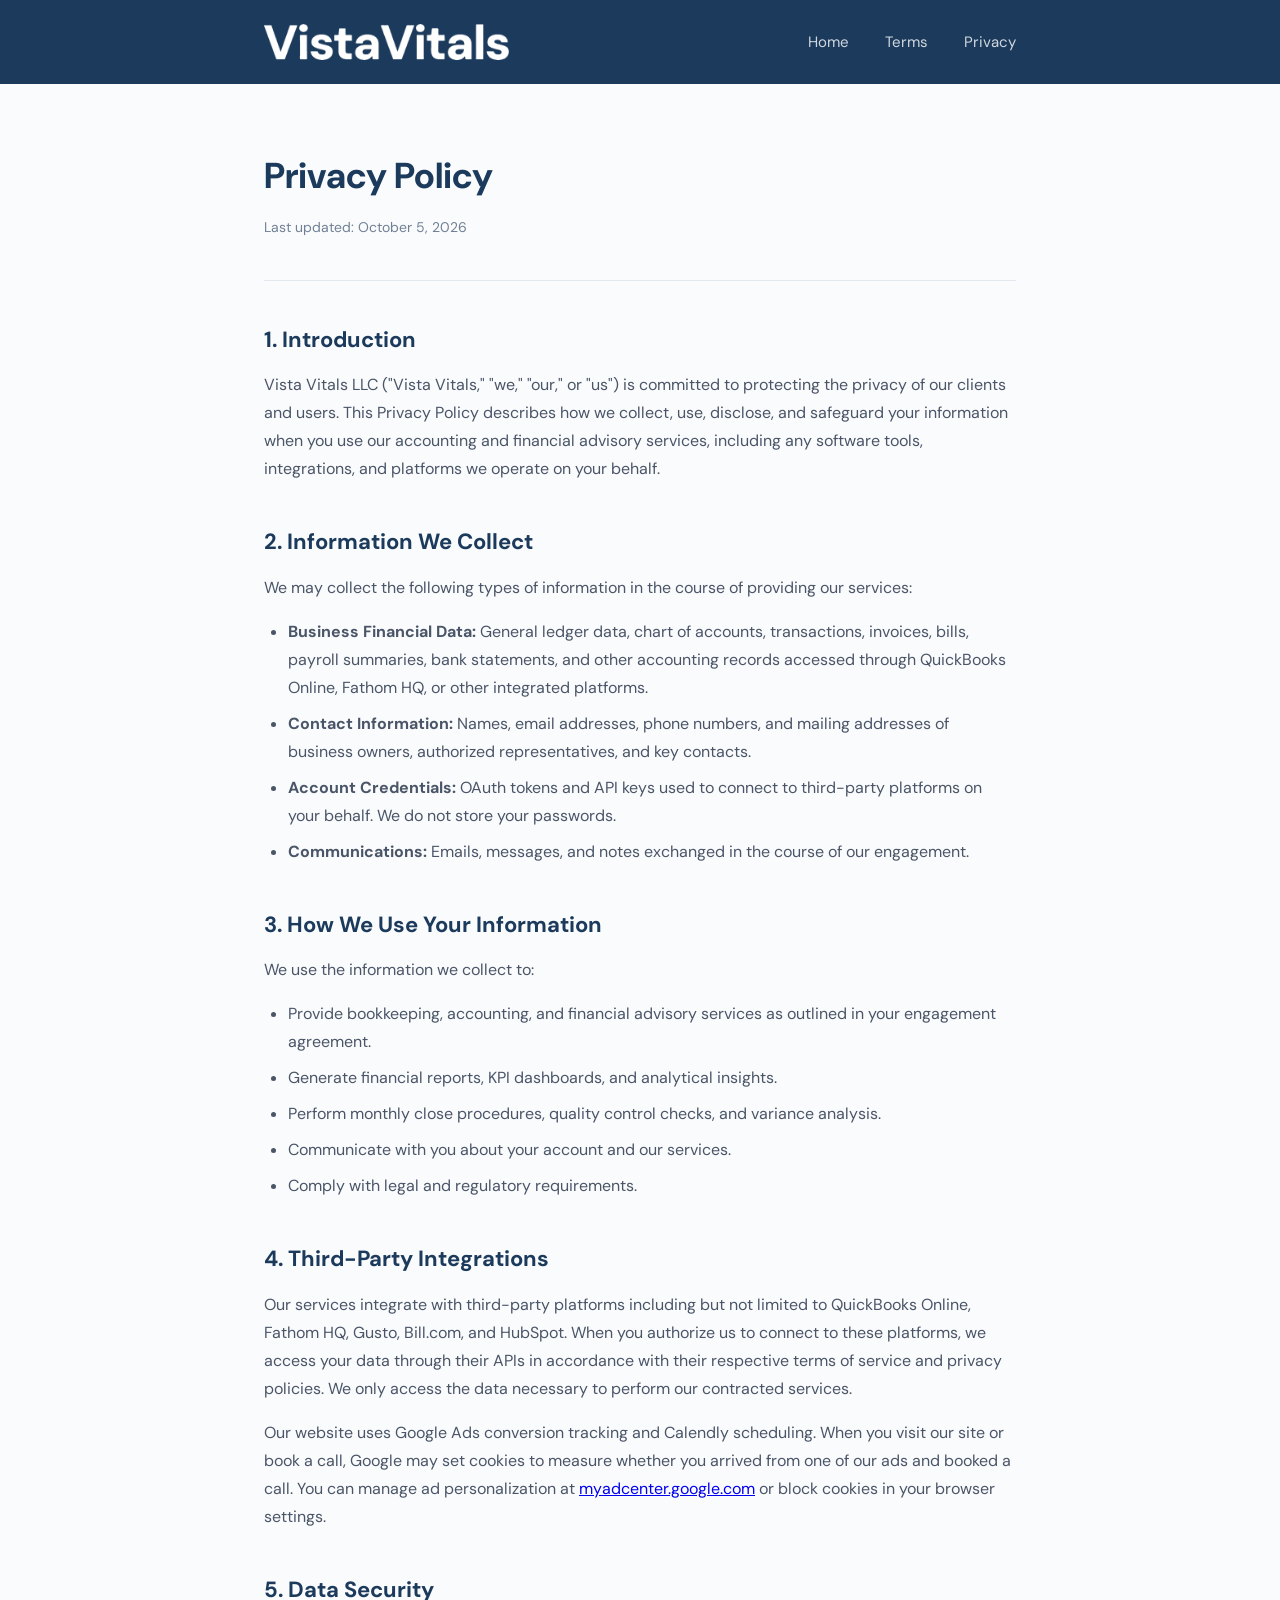
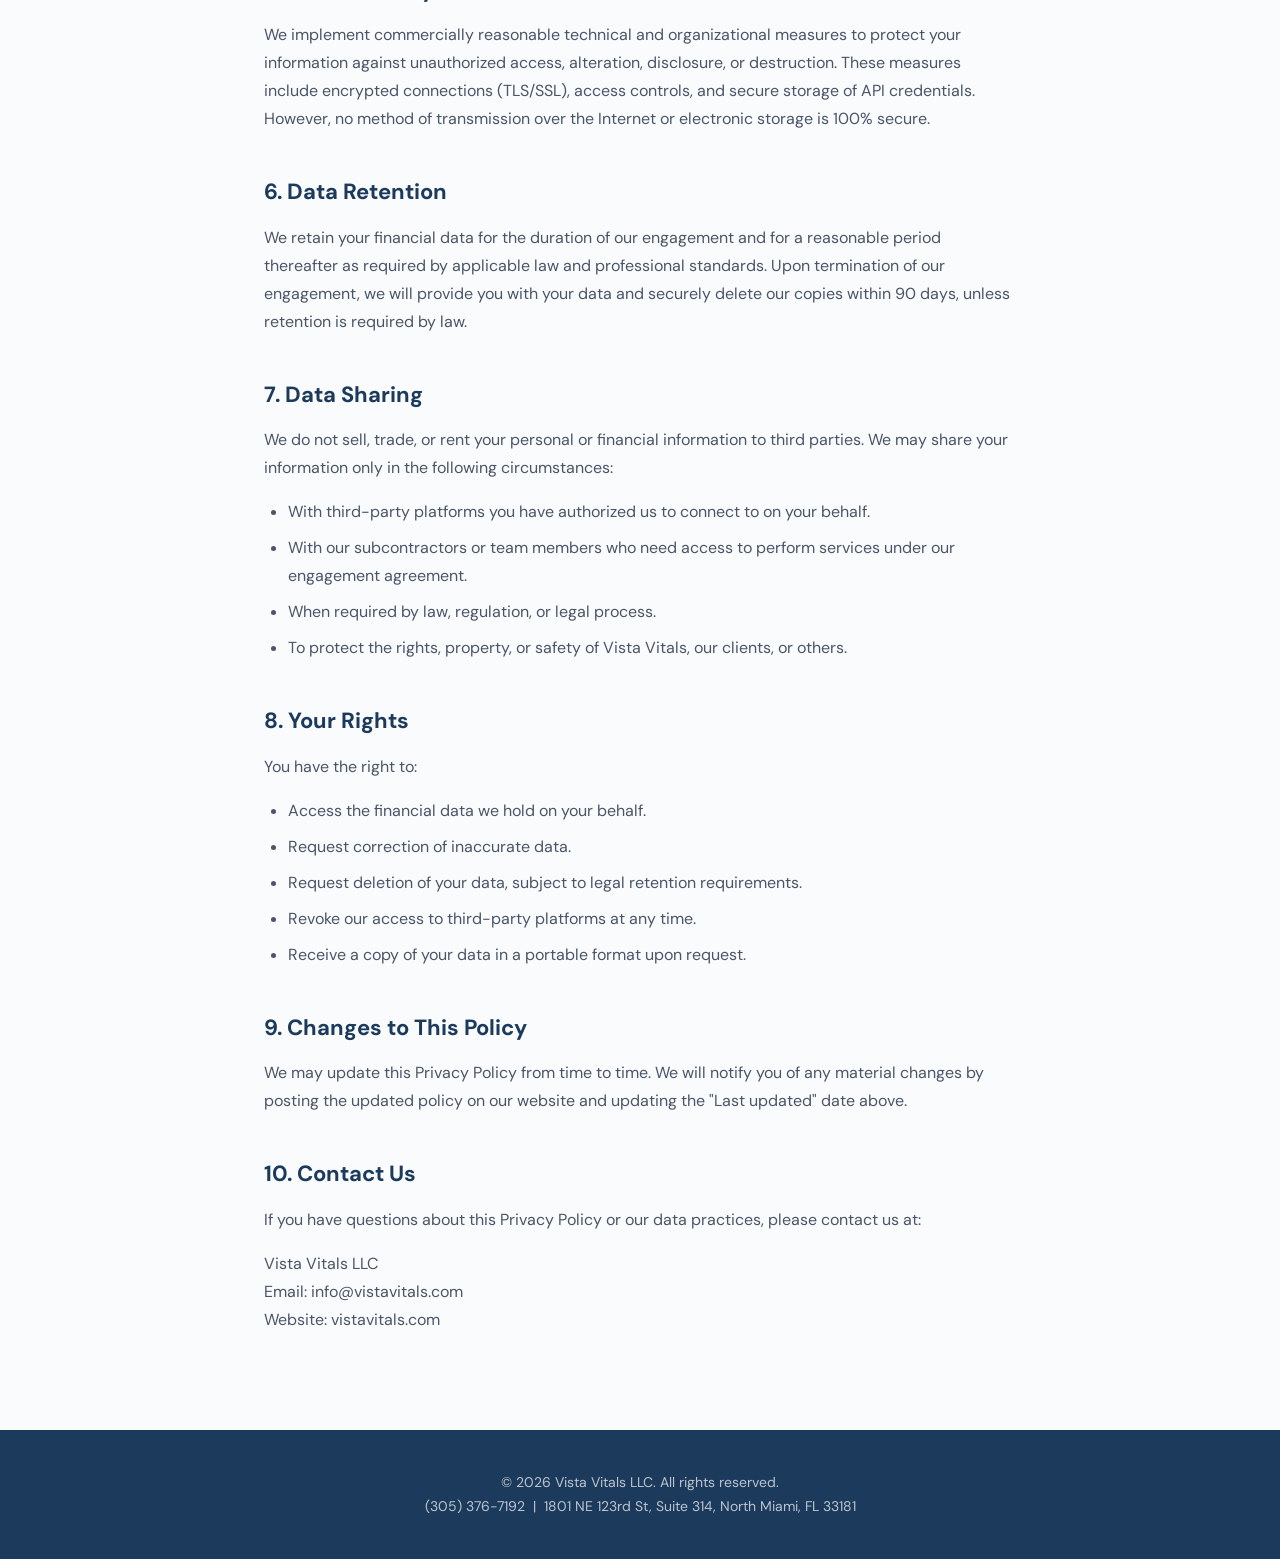
<file: privacy.html>
<!DOCTYPE html>
<html lang="en">
<head>
  <meta charset="UTF-8">
  <meta name="viewport" content="width=device-width, initial-scale=1.0">
  <title>Privacy Policy | Vista Vitals</title>
  <link rel="icon" type="image/x-icon" href="/favicon.ico">
  <link rel="icon" type="image/png" sizes="32x32" href="/favicon.png">
  <link rel="apple-touch-icon" sizes="180x180" href="/apple-touch-icon.png">
  <style>
    @import url('https://fonts.googleapis.com/css2?family=DM+Sans:wght@400;500;700&display=swap');
    
    * { margin: 0; padding: 0; box-sizing: border-box; }
    
    body {
      font-family: 'DM Sans', sans-serif;
      color: #2D3748;
      background: #FAFBFC;
      line-height: 1.75;
    }
    
    header {
      background: #1B3A5C;
      padding: 24px 0;
    }
    
    header .container {
      display: flex;
      align-items: center;
      justify-content: space-between;
    }
    
    header .logo {
      display: inline-flex;
      align-items: center;
      line-height: 0;
      text-decoration: none;
    }

    header .logo img {
      display: block;
      height: 36px;
      width: auto;
      filter: brightness(0) invert(1);
    }
    
    header nav a {
      color: rgba(255,255,255,0.8);
      text-decoration: none;
      margin-left: 32px;
      font-size: 15px;
    }
    
    header nav a:hover { color: #fff; }
    
    .container {
      max-width: 800px;
      margin: 0 auto;
      padding: 0 24px;
    }
    
    .hero {
      padding: 60px 0 40px;
      border-bottom: 1px solid #E2E8F0;
      margin-bottom: 40px;
    }
    
    .hero h1 {
      font-size: 36px;
      font-weight: 700;
      color: #1B3A5C;
      margin-bottom: 8px;
    }
    
    .hero .updated {
      font-size: 14px;
      color: #718096;
    }
    
    .content {
      padding-bottom: 80px;
    }
    
    .content h2 {
      font-size: 22px;
      font-weight: 700;
      color: #1B3A5C;
      margin-top: 40px;
      margin-bottom: 12px;
    }
    
    .content p {
      margin-bottom: 16px;
      color: #4A5568;
      font-size: 16px;
    }
    
    .content ul {
      margin-bottom: 16px;
      padding-left: 24px;
    }
    
    .content li {
      margin-bottom: 8px;
      color: #4A5568;
      font-size: 16px;
    }
    
    footer {
      background: #1B3A5C;
      color: rgba(255,255,255,0.7);
      padding: 40px 0;
      font-size: 14px;
      text-align: center;
    }
    footer a { color: inherit; text-decoration: none; }
  </style>
</head>
<body>
  <header>
    <div class="container">
      <a href="https://vistavitals.com" class="logo" aria-label="Vista Vitals home">
        <img src="/vistavitals-logo.png" alt="Vista Vitals" width="244" height="36">
      </a>
      <nav>
        <a href="https://vistavitals.com">Home</a>
        <a href="https://vistavitals.com/terms">Terms</a>
        <a href="https://vistavitals.com/privacy">Privacy</a>
      </nav>
    </div>
  </header>

  <div class="container">
    <div class="hero">
      <h1>Privacy Policy</h1>
      <p class="updated">Last updated: October 5, 2026</p>
    </div>

    <div class="content">
      <h2>1. Introduction</h2>
      <p>Vista Vitals LLC ("Vista Vitals," "we," "our," or "us") is committed to protecting the privacy of our clients and users. This Privacy Policy describes how we collect, use, disclose, and safeguard your information when you use our accounting and financial advisory services, including any software tools, integrations, and platforms we operate on your behalf.</p>

      <h2>2. Information We Collect</h2>
      <p>We may collect the following types of information in the course of providing our services:</p>
      <ul>
        <li><strong>Business Financial Data:</strong> General ledger data, chart of accounts, transactions, invoices, bills, payroll summaries, bank statements, and other accounting records accessed through QuickBooks Online, Fathom HQ, or other integrated platforms.</li>
        <li><strong>Contact Information:</strong> Names, email addresses, phone numbers, and mailing addresses of business owners, authorized representatives, and key contacts.</li>
        <li><strong>Account Credentials:</strong> OAuth tokens and API keys used to connect to third-party platforms on your behalf. We do not store your passwords.</li>
        <li><strong>Communications:</strong> Emails, messages, and notes exchanged in the course of our engagement.</li>
      </ul>

      <h2>3. How We Use Your Information</h2>
      <p>We use the information we collect to:</p>
      <ul>
        <li>Provide bookkeeping, accounting, and financial advisory services as outlined in your engagement agreement.</li>
        <li>Generate financial reports, KPI dashboards, and analytical insights.</li>
        <li>Perform monthly close procedures, quality control checks, and variance analysis.</li>
        <li>Communicate with you about your account and our services.</li>
        <li>Comply with legal and regulatory requirements.</li>
      </ul>

      <h2>4. Third-Party Integrations</h2>
      <p>Our services integrate with third-party platforms including but not limited to QuickBooks Online, Fathom HQ, Gusto, Bill.com, and HubSpot. When you authorize us to connect to these platforms, we access your data through their APIs in accordance with their respective terms of service and privacy policies. We only access the data necessary to perform our contracted services.</p>
      <p>Our website uses Google Ads conversion tracking and Calendly scheduling. When you visit our site or book a call, Google may set cookies to measure whether you arrived from one of our ads and booked a call. You can manage ad personalization at <a href="https://myadcenter.google.com" target="_blank" rel="noopener">myadcenter.google.com</a> or block cookies in your browser settings.</p>

      <h2>5. Data Security</h2>
      <p>We implement commercially reasonable technical and organizational measures to protect your information against unauthorized access, alteration, disclosure, or destruction. These measures include encrypted connections (TLS/SSL), access controls, and secure storage of API credentials. However, no method of transmission over the Internet or electronic storage is 100% secure.</p>

      <h2>6. Data Retention</h2>
      <p>We retain your financial data for the duration of our engagement and for a reasonable period thereafter as required by applicable law and professional standards. Upon termination of our engagement, we will provide you with your data and securely delete our copies within 90 days, unless retention is required by law.</p>

      <h2>7. Data Sharing</h2>
      <p>We do not sell, trade, or rent your personal or financial information to third parties. We may share your information only in the following circumstances:</p>
      <ul>
        <li>With third-party platforms you have authorized us to connect to on your behalf.</li>
        <li>With our subcontractors or team members who need access to perform services under our engagement agreement.</li>
        <li>When required by law, regulation, or legal process.</li>
        <li>To protect the rights, property, or safety of Vista Vitals, our clients, or others.</li>
      </ul>

      <h2>8. Your Rights</h2>
      <p>You have the right to:</p>
      <ul>
        <li>Access the financial data we hold on your behalf.</li>
        <li>Request correction of inaccurate data.</li>
        <li>Request deletion of your data, subject to legal retention requirements.</li>
        <li>Revoke our access to third-party platforms at any time.</li>
        <li>Receive a copy of your data in a portable format upon request.</li>
      </ul>

      <h2>9. Changes to This Policy</h2>
      <p>We may update this Privacy Policy from time to time. We will notify you of any material changes by posting the updated policy on our website and updating the "Last updated" date above.</p>

      <h2>10. Contact Us</h2>
      <p>If you have questions about this Privacy Policy or our data practices, please contact us at:</p>
      <p>
        Vista Vitals LLC<br>
        Email: info@vistavitals.com<br>
        Website: vistavitals.com
      </p>
    </div>
  </div>

  <footer>
    <div class="container">
      &copy; 2026 Vista Vitals LLC. All rights reserved.<br>
      <a href="tel:+13053767192">(305) 376-7192</a> &nbsp;|&nbsp; 1801 NE 123rd St, Suite 314, North Miami, FL 33181
    </div>
  </footer>
</body>
</html>
</file>
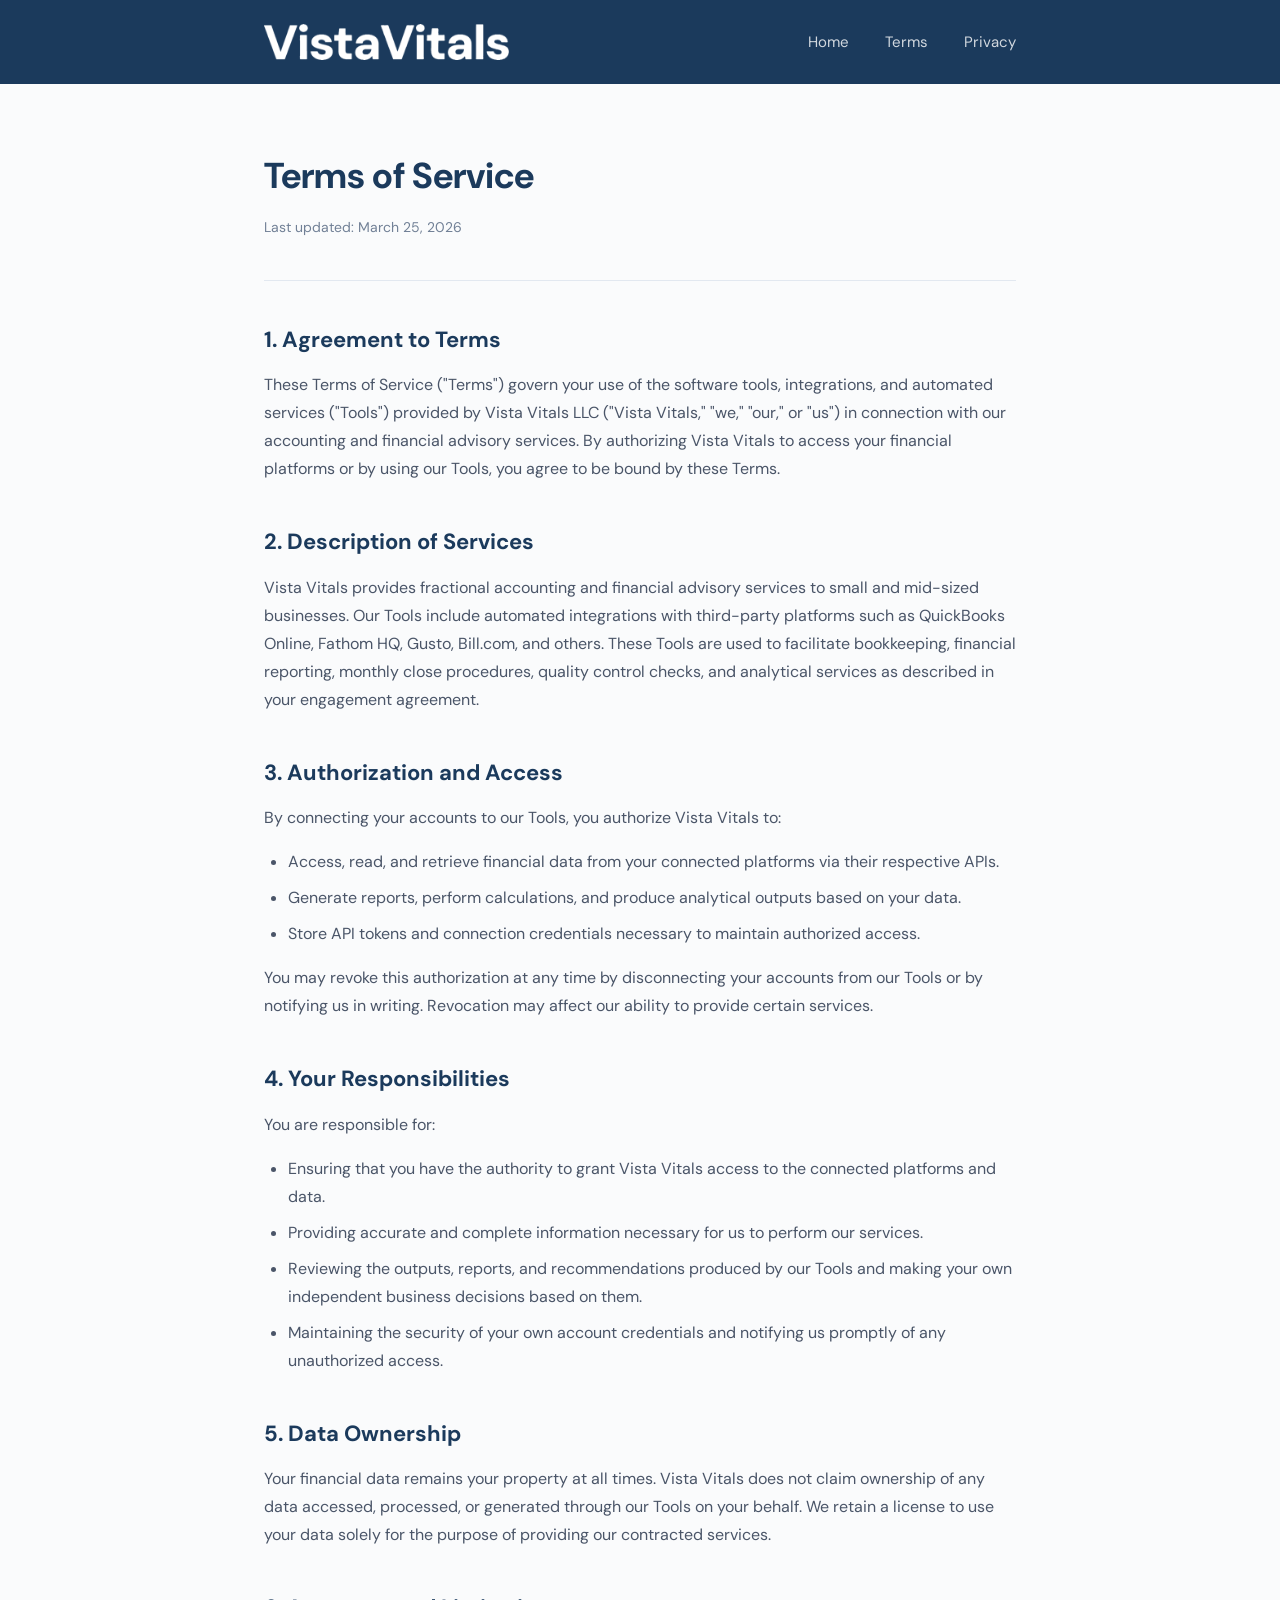
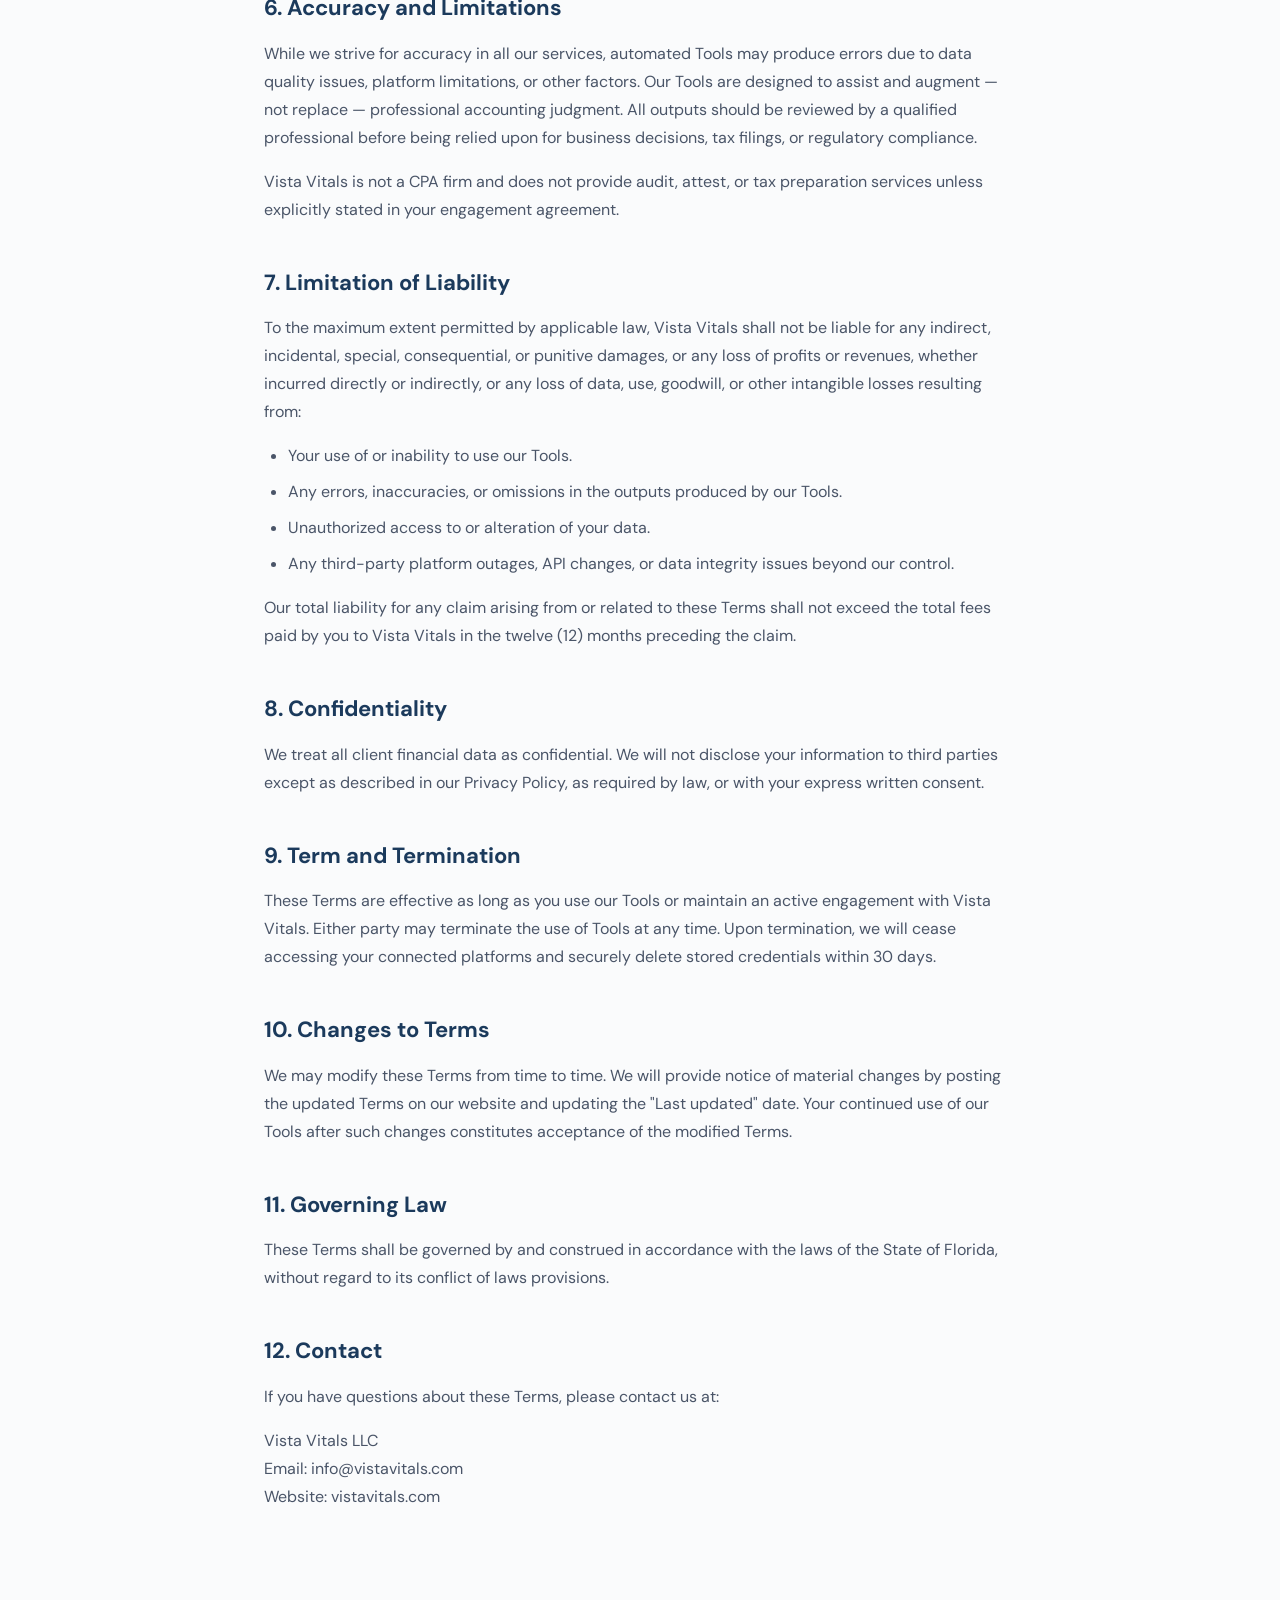
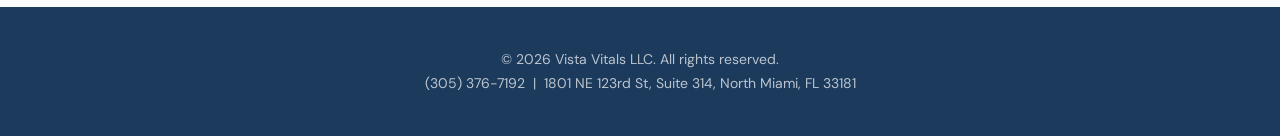
<file: terms.html>
<!DOCTYPE html>
<html lang="en">
<head>
  <meta charset="UTF-8">
  <meta name="viewport" content="width=device-width, initial-scale=1.0">
  <title>Terms of Service | Vista Vitals</title>
  <link rel="icon" type="image/x-icon" href="/favicon.ico">
  <link rel="icon" type="image/png" sizes="32x32" href="/favicon.png">
  <link rel="apple-touch-icon" sizes="180x180" href="/apple-touch-icon.png">
  <style>
    @import url('https://fonts.googleapis.com/css2?family=DM+Sans:wght@400;500;700&display=swap');
    
    * { margin: 0; padding: 0; box-sizing: border-box; }
    
    body {
      font-family: 'DM Sans', sans-serif;
      color: #2D3748;
      background: #FAFBFC;
      line-height: 1.75;
    }
    
    header {
      background: #1B3A5C;
      padding: 24px 0;
    }
    
    header .container {
      display: flex;
      align-items: center;
      justify-content: space-between;
    }
    
    header .logo {
      display: inline-flex;
      align-items: center;
      line-height: 0;
      text-decoration: none;
    }

    header .logo img {
      display: block;
      height: 36px;
      width: auto;
      filter: brightness(0) invert(1);
    }
    
    header nav a {
      color: rgba(255,255,255,0.8);
      text-decoration: none;
      margin-left: 32px;
      font-size: 15px;
    }
    
    header nav a:hover { color: #fff; }
    
    .container {
      max-width: 800px;
      margin: 0 auto;
      padding: 0 24px;
    }
    
    .hero {
      padding: 60px 0 40px;
      border-bottom: 1px solid #E2E8F0;
      margin-bottom: 40px;
    }
    
    .hero h1 {
      font-size: 36px;
      font-weight: 700;
      color: #1B3A5C;
      margin-bottom: 8px;
    }
    
    .hero .updated {
      font-size: 14px;
      color: #718096;
    }
    
    .content {
      padding-bottom: 80px;
    }
    
    .content h2 {
      font-size: 22px;
      font-weight: 700;
      color: #1B3A5C;
      margin-top: 40px;
      margin-bottom: 12px;
    }
    
    .content p {
      margin-bottom: 16px;
      color: #4A5568;
      font-size: 16px;
    }
    
    .content ul {
      margin-bottom: 16px;
      padding-left: 24px;
    }
    
    .content li {
      margin-bottom: 8px;
      color: #4A5568;
      font-size: 16px;
    }
    
    footer {
      background: #1B3A5C;
      color: rgba(255,255,255,0.7);
      padding: 40px 0;
      font-size: 14px;
      text-align: center;
    }
    footer a { color: inherit; text-decoration: none; }
  </style>
</head>
<body>
  <header>
    <div class="container">
      <a href="https://vistavitals.com" class="logo" aria-label="Vista Vitals home">
        <img src="/vistavitals-logo.png" alt="Vista Vitals" width="244" height="36">
      </a>
      <nav>
        <a href="https://vistavitals.com">Home</a>
        <a href="https://vistavitals.com/terms">Terms</a>
        <a href="https://vistavitals.com/privacy">Privacy</a>
      </nav>
    </div>
  </header>

  <div class="container">
    <div class="hero">
      <h1>Terms of Service</h1>
      <p class="updated">Last updated: March 25, 2026</p>
    </div>

    <div class="content">
      <h2>1. Agreement to Terms</h2>
      <p>These Terms of Service ("Terms") govern your use of the software tools, integrations, and automated services ("Tools") provided by Vista Vitals LLC ("Vista Vitals," "we," "our," or "us") in connection with our accounting and financial advisory services. By authorizing Vista Vitals to access your financial platforms or by using our Tools, you agree to be bound by these Terms.</p>

      <h2>2. Description of Services</h2>
      <p>Vista Vitals provides fractional accounting and financial advisory services to small and mid-sized businesses. Our Tools include automated integrations with third-party platforms such as QuickBooks Online, Fathom HQ, Gusto, Bill.com, and others. These Tools are used to facilitate bookkeeping, financial reporting, monthly close procedures, quality control checks, and analytical services as described in your engagement agreement.</p>

      <h2>3. Authorization and Access</h2>
      <p>By connecting your accounts to our Tools, you authorize Vista Vitals to:</p>
      <ul>
        <li>Access, read, and retrieve financial data from your connected platforms via their respective APIs.</li>
        <li>Generate reports, perform calculations, and produce analytical outputs based on your data.</li>
        <li>Store API tokens and connection credentials necessary to maintain authorized access.</li>
      </ul>
      <p>You may revoke this authorization at any time by disconnecting your accounts from our Tools or by notifying us in writing. Revocation may affect our ability to provide certain services.</p>

      <h2>4. Your Responsibilities</h2>
      <p>You are responsible for:</p>
      <ul>
        <li>Ensuring that you have the authority to grant Vista Vitals access to the connected platforms and data.</li>
        <li>Providing accurate and complete information necessary for us to perform our services.</li>
        <li>Reviewing the outputs, reports, and recommendations produced by our Tools and making your own independent business decisions based on them.</li>
        <li>Maintaining the security of your own account credentials and notifying us promptly of any unauthorized access.</li>
      </ul>

      <h2>5. Data Ownership</h2>
      <p>Your financial data remains your property at all times. Vista Vitals does not claim ownership of any data accessed, processed, or generated through our Tools on your behalf. We retain a license to use your data solely for the purpose of providing our contracted services.</p>

      <h2>6. Accuracy and Limitations</h2>
      <p>While we strive for accuracy in all our services, automated Tools may produce errors due to data quality issues, platform limitations, or other factors. Our Tools are designed to assist and augment — not replace — professional accounting judgment. All outputs should be reviewed by a qualified professional before being relied upon for business decisions, tax filings, or regulatory compliance.</p>
      <p>Vista Vitals is not a CPA firm and does not provide audit, attest, or tax preparation services unless explicitly stated in your engagement agreement.</p>

      <h2>7. Limitation of Liability</h2>
      <p>To the maximum extent permitted by applicable law, Vista Vitals shall not be liable for any indirect, incidental, special, consequential, or punitive damages, or any loss of profits or revenues, whether incurred directly or indirectly, or any loss of data, use, goodwill, or other intangible losses resulting from:</p>
      <ul>
        <li>Your use of or inability to use our Tools.</li>
        <li>Any errors, inaccuracies, or omissions in the outputs produced by our Tools.</li>
        <li>Unauthorized access to or alteration of your data.</li>
        <li>Any third-party platform outages, API changes, or data integrity issues beyond our control.</li>
      </ul>
      <p>Our total liability for any claim arising from or related to these Terms shall not exceed the total fees paid by you to Vista Vitals in the twelve (12) months preceding the claim.</p>

      <h2>8. Confidentiality</h2>
      <p>We treat all client financial data as confidential. We will not disclose your information to third parties except as described in our Privacy Policy, as required by law, or with your express written consent.</p>

      <h2>9. Term and Termination</h2>
      <p>These Terms are effective as long as you use our Tools or maintain an active engagement with Vista Vitals. Either party may terminate the use of Tools at any time. Upon termination, we will cease accessing your connected platforms and securely delete stored credentials within 30 days.</p>

      <h2>10. Changes to Terms</h2>
      <p>We may modify these Terms from time to time. We will provide notice of material changes by posting the updated Terms on our website and updating the "Last updated" date. Your continued use of our Tools after such changes constitutes acceptance of the modified Terms.</p>

      <h2>11. Governing Law</h2>
      <p>These Terms shall be governed by and construed in accordance with the laws of the State of Florida, without regard to its conflict of laws provisions.</p>

      <h2>12. Contact</h2>
      <p>If you have questions about these Terms, please contact us at:</p>
      <p>
        Vista Vitals LLC<br>
        Email: info@vistavitals.com<br>
        Website: vistavitals.com
      </p>
    </div>
  </div>

  <footer>
    <div class="container">
      &copy; 2026 Vista Vitals LLC. All rights reserved.<br>
      <a href="tel:+13053767192">(305) 376-7192</a> &nbsp;|&nbsp; 1801 NE 123rd St, Suite 314, North Miami, FL 33181
    </div>
  </footer>
</body>
</html>
</file>
